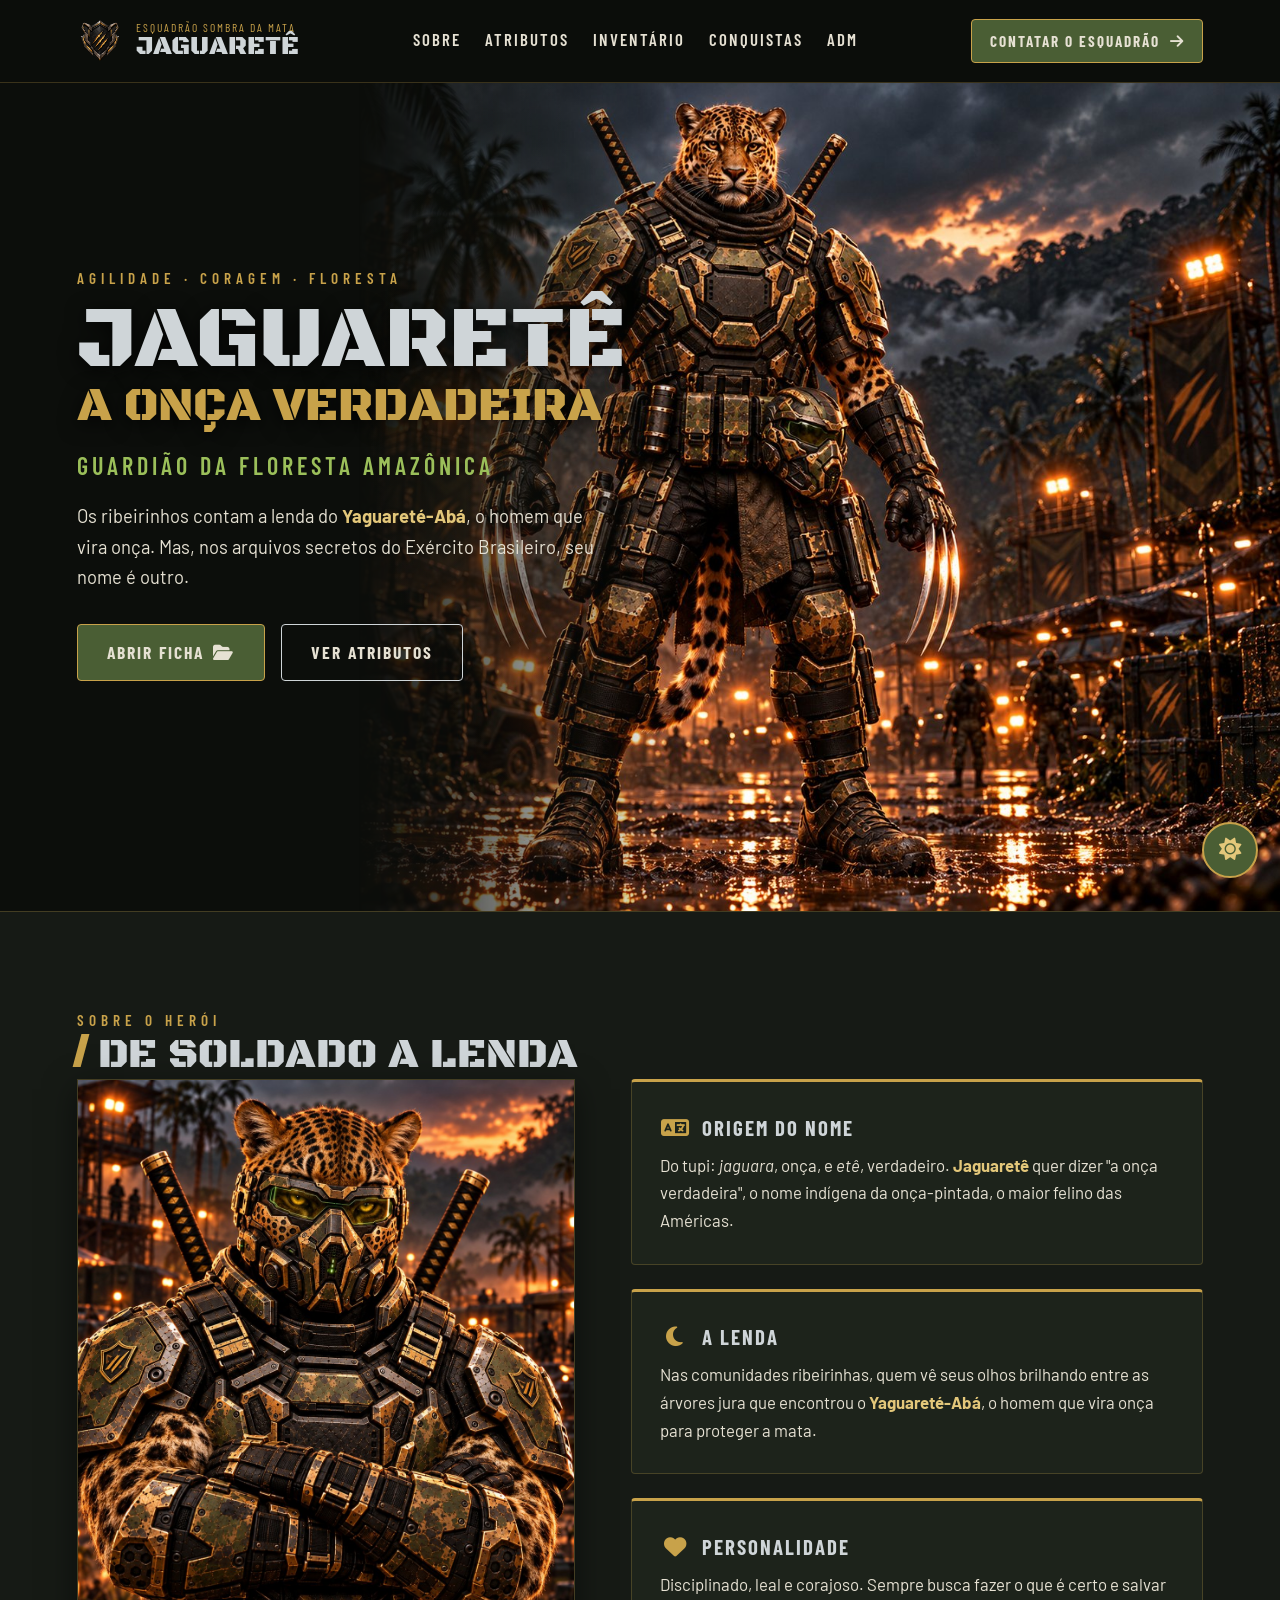
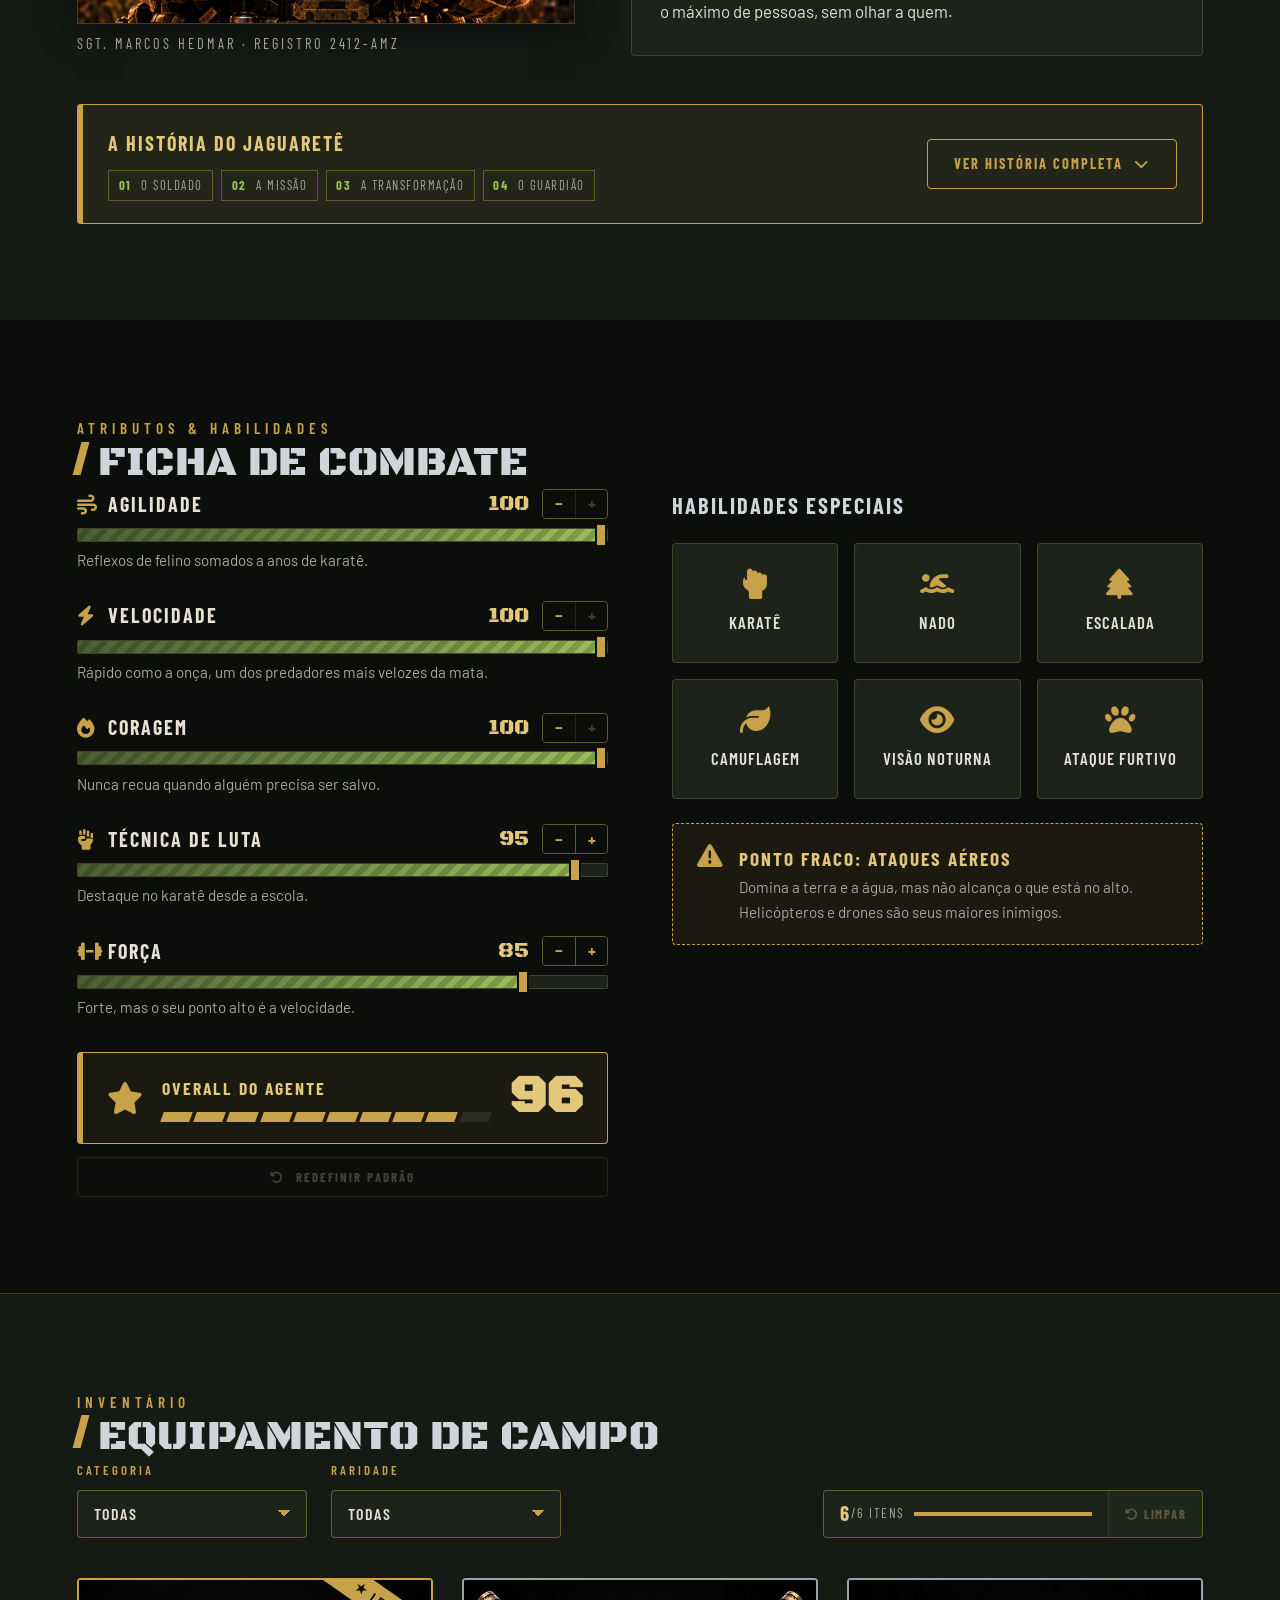
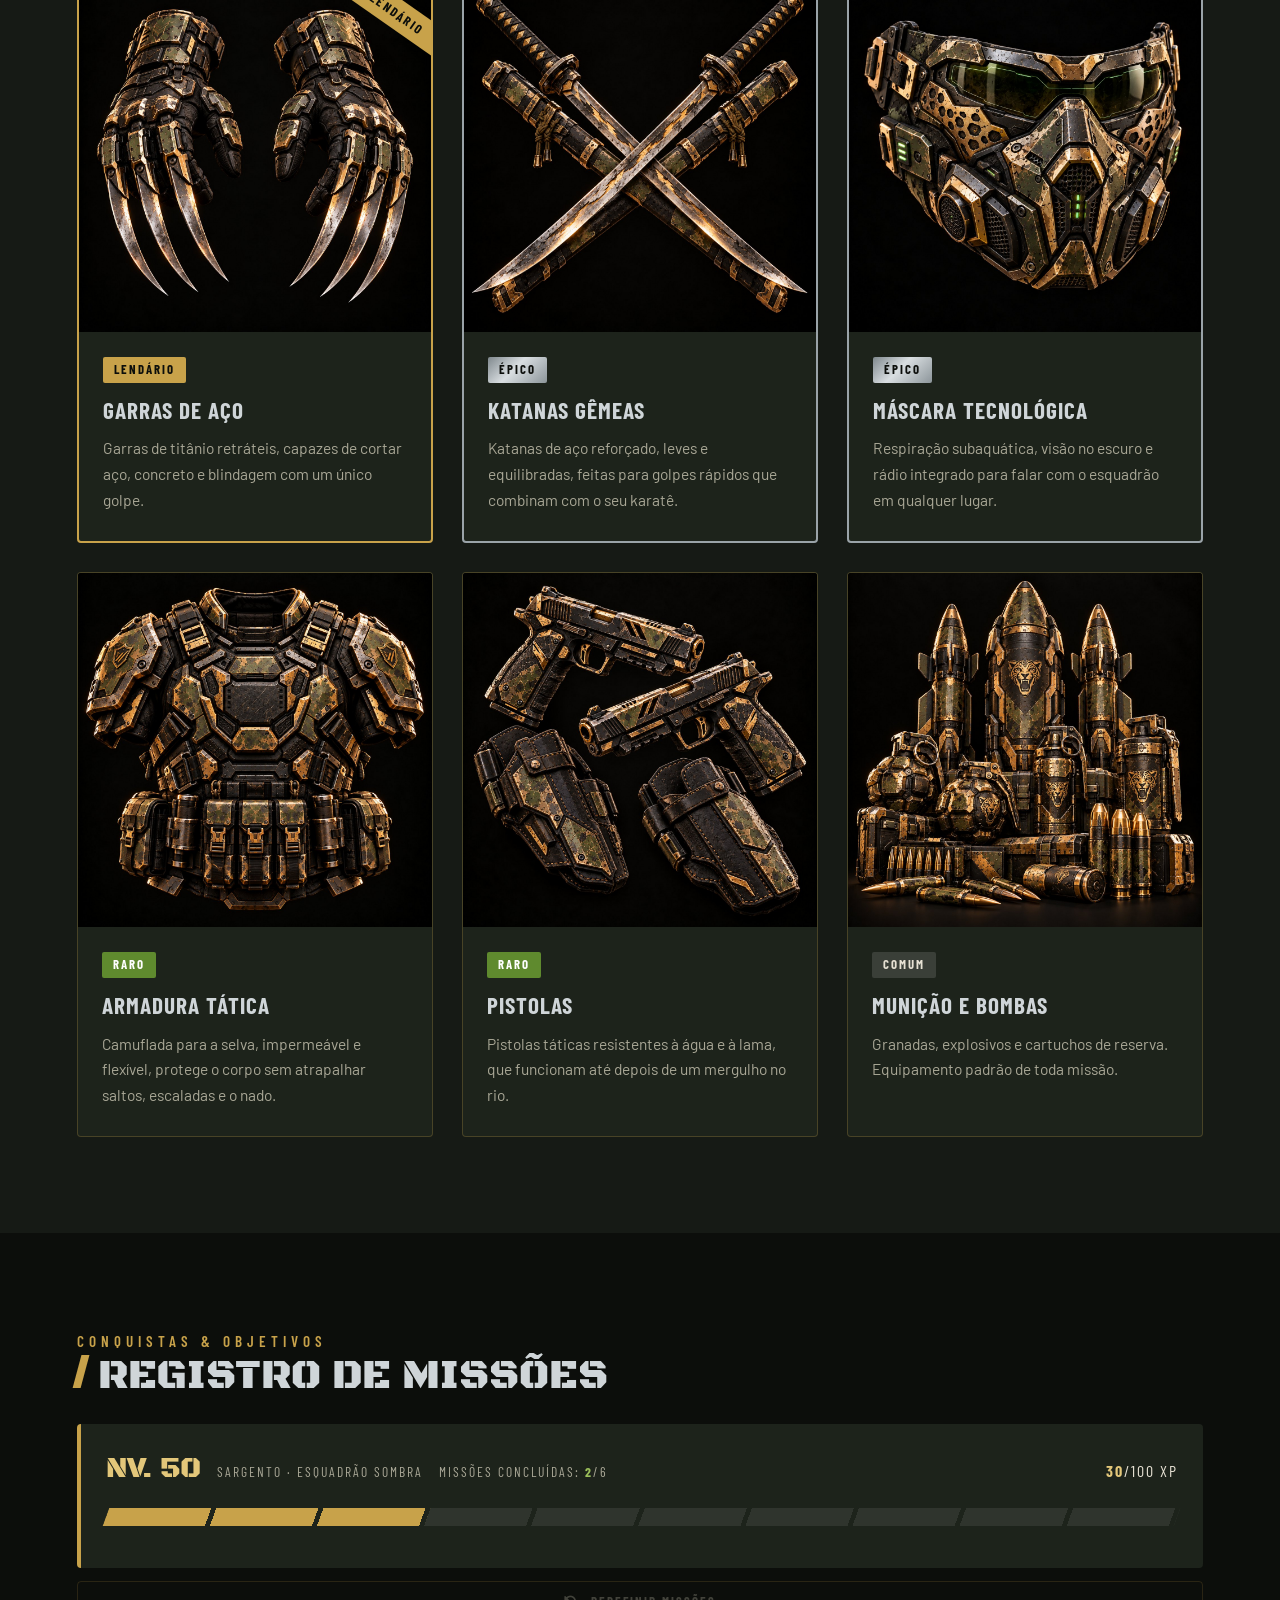
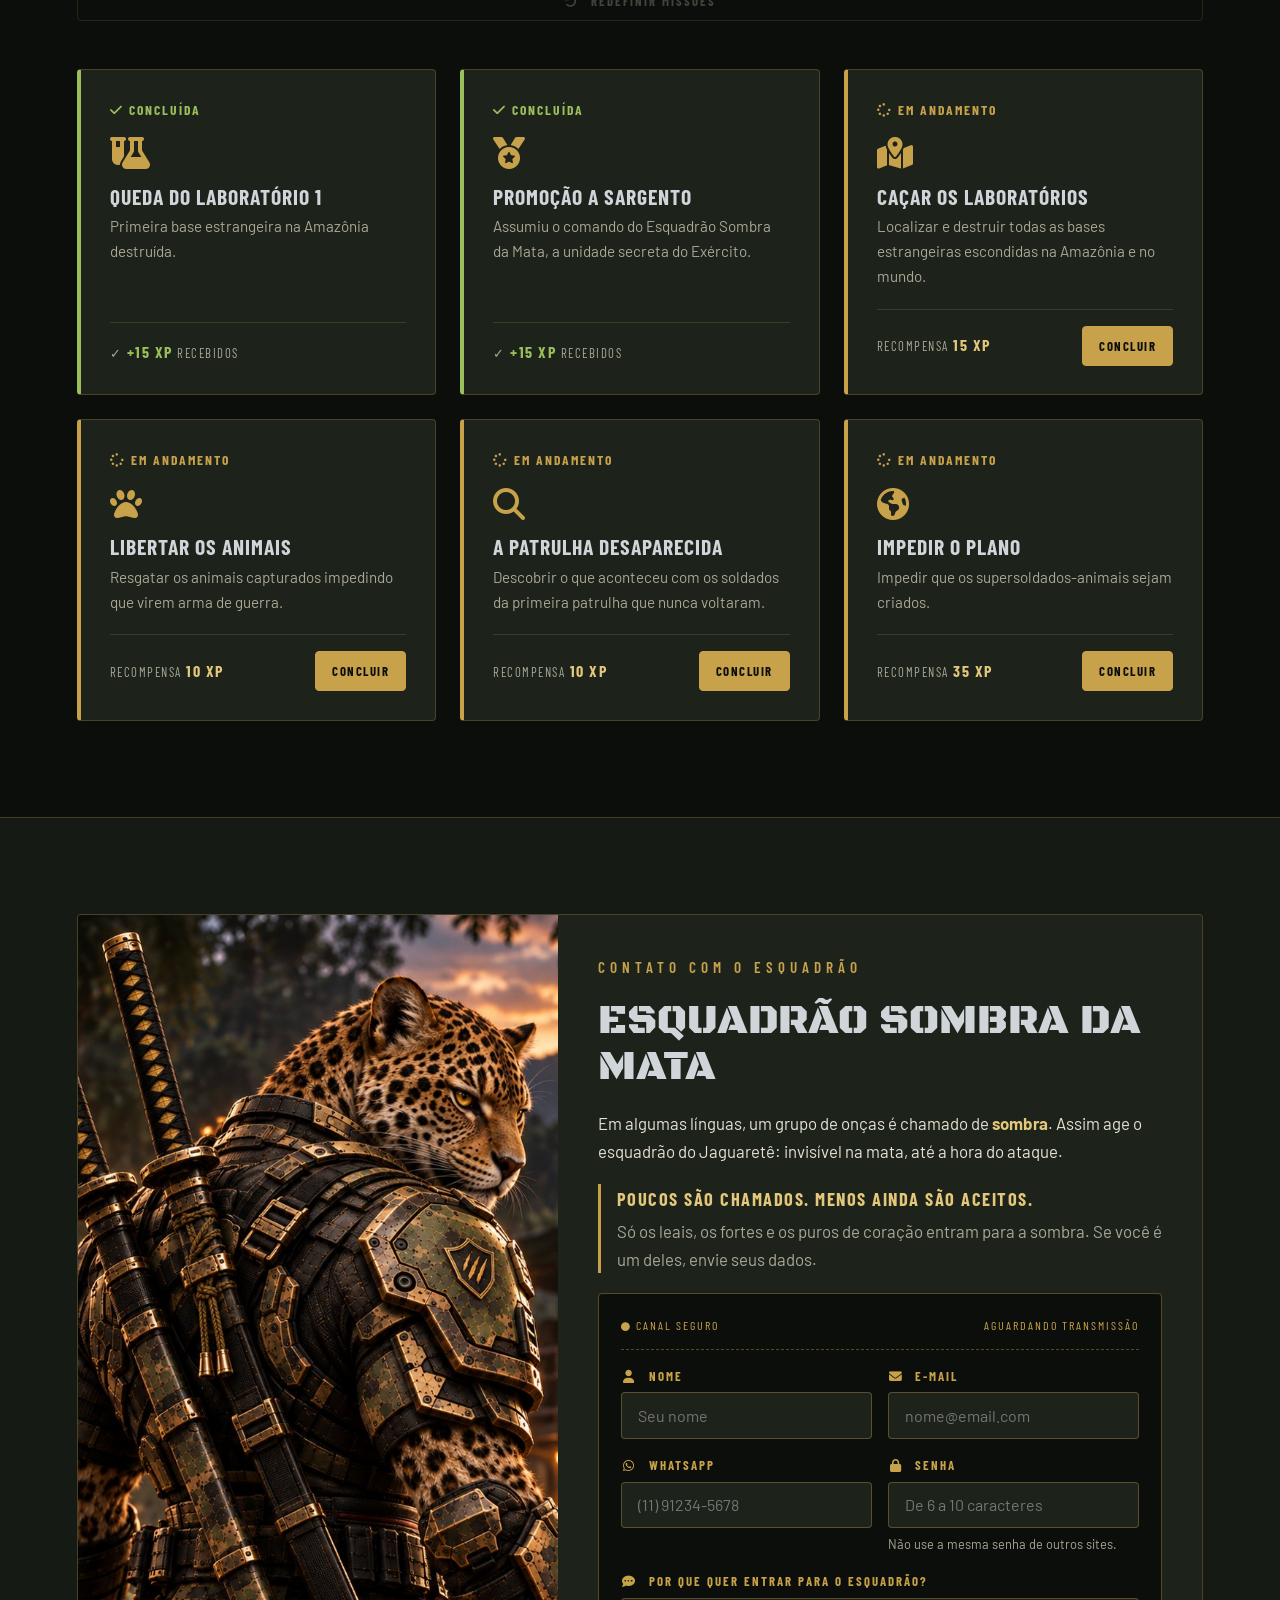
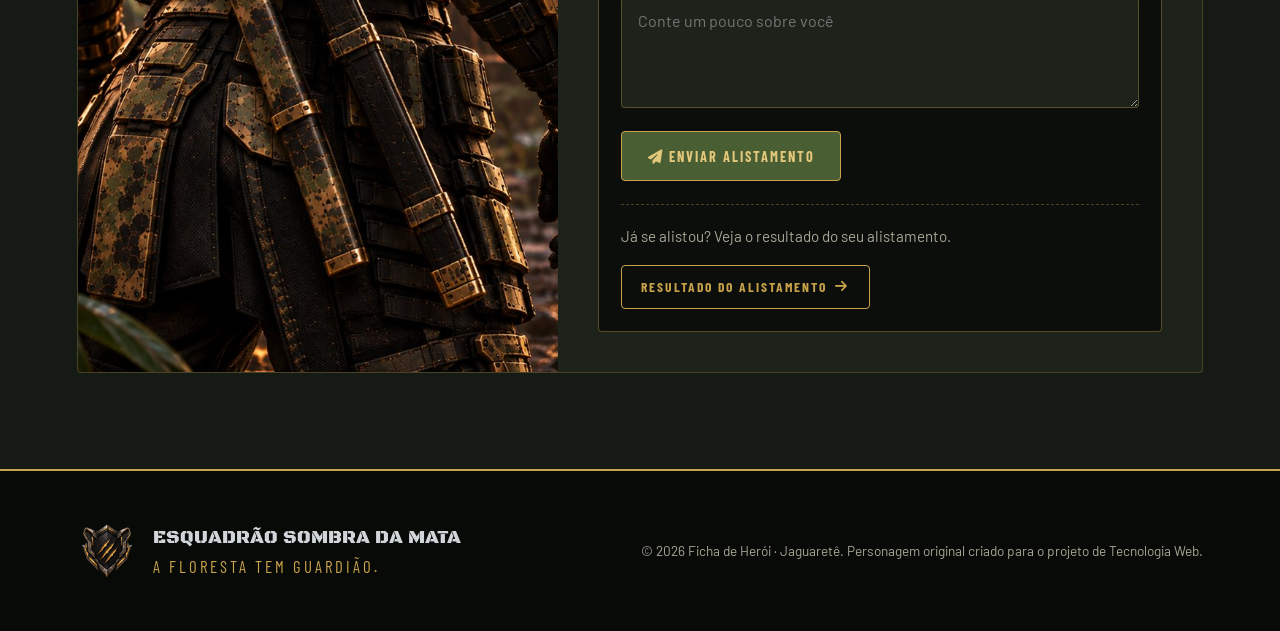
<file: index.html>
<!DOCTYPE html>
<html lang="pt-br">
<head>
    <meta charset="UTF-8">
    <meta name="viewport" content="width=device-width, initial-scale=1.0">
    <meta name="description" content="Ficha de Herói de Jaguaretê, a Onça Verdadeira: soldado brasileiro e Guardião da Floresta Amazônica.">
    <title>Jaguaretê | Ficha de Herói</title>
    <link rel="icon" href="imagens/emblema.jpg">

    <link rel="preconnect" href="https://fonts.googleapis.com">
    <link rel="preconnect" href="https://fonts.gstatic.com" crossorigin>
    <link href="https://fonts.googleapis.com/css2?family=Black+Ops+One&family=Barlow+Condensed:wght@500;600;700&family=Barlow:wght@400;500;600&display=swap" rel="stylesheet">

    <link rel="stylesheet" href="https://cdnjs.cloudflare.com/ajax/libs/font-awesome/6.5.1/css/all.min.css">

    <link rel="stylesheet" href="style.css">
</head>
<body>

    <header class="cabecalho">
        <a href="#inicio" class="logo">
            <img class="logo-emblema" src="imagens/emblema.jpg" alt="Emblema do Esquadrão Sombra da Mata: escudo de metal com três marcas de garra douradas">
            <div class="logo-texto">
                <span class="logo-rotulo">Esquadrão Sombra da Mata</span>
                <span class="logo-nome">Jaguaretê</span>
            </div>
        </a>

        <button class="menu-icone" id="menu-botao" type="button" aria-label="Abrir menu" aria-expanded="false">
            <span></span>
            <span></span>
            <span></span>
        </button>

        <nav class="menu" id="menu">
            <p class="saudacao"><i class="fa-solid fa-sun" id="saudacao-icone"></i> <span id="saudacao-texto">Olá, agente</span></p>
            <a class="menu-item" href="#sobre"><i class="fa-solid fa-book-open"></i> Sobre</a>
            <a class="menu-item" href="#atributos"><i class="fa-solid fa-chart-simple"></i> Atributos</a>
            <a class="menu-item" href="#inventario"><i class="fa-solid fa-box-open"></i> Inventário</a>
            <a class="menu-item" href="#conquistas"><i class="fa-solid fa-medal"></i> Conquistas</a>
            <a class="menu-item menu-item-adm" href="adm.html"><i class="fa-solid fa-user-shield"></i> ADM</a>
            <a class="menu-item menu-item-contato" href="#contato"><i class="fa-solid fa-envelope"></i> Contatar esquadrão</a>
        </nav>

        <div class="menu-fundo" id="menu-fundo"></div>

        <a class="botao botao-pequeno" href="#contato">Contatar o esquadrão <i class="fa-solid fa-arrow-right"></i></a>
    </header>

    <main>

        <section class="abertura" id="inicio">
            <div class="abertura-conteudo">
                <p class="rotulo">Agilidade · Coragem · Floresta</p>
                <h1 class="abertura-titulo">
                    Jaguaretê
                    <span class="abertura-titulo-destaque">A Onça Verdadeira</span>
                </h1>
                <p class="abertura-subtitulo">Guardião da Floresta Amazônica</p>
                <p class="abertura-texto">Os ribeirinhos contam a lenda do <strong>Yaguareté-Abá</strong>, o homem que vira onça. Mas, nos arquivos secretos do Exército Brasileiro, seu nome é outro.</p>

                <div class="abertura-botoes">
                    <a class="botao" href="#sobre">Abrir ficha <i class="fa-solid fa-folder-open"></i></a>
                    <a class="botao botao-contorno" href="#atributos">Ver atributos</a>
                </div>
            </div>

            <img class="abertura-imagem" src="imagens/jaguarete-corpo-inteiro.jpg" alt="Jaguaretê de corpo inteiro: soldado homem-onça-pintada com armadura camuflada, garras de aço abertas, katanas nas costas e a máscara presa no cinto, em uma base militar na selva amazônica">
        </section>

        <section class="sobre secao" id="sobre">
            <div class="secao-cabecalho">
                <p class="rotulo">Sobre o herói</p>
                <h2 class="secao-titulo">De soldado a lenda</h2>
            </div>

            <div class="sobre-grade">
                <figure class="sobre-retrato">
                    <img src="imagens/jaguarete-retrato.jpg" alt="Retrato de Jaguaretê de braços cruzados, usando a máscara tecnológica de visor verde, com as duas katanas nas costas">
                    <figcaption>Sgt. Marcos Hedmar · Registro 2412-AMZ</figcaption>
                </figure>

                <div class="sobre-extras">
                    <article class="caixa">
                        <div class="caixa-topo">
                            <i class="fa-solid fa-language"></i>
                            <h3>Origem do nome</h3>
                        </div>
                        <p>Do tupi: <em>jaguara</em>, onça, e <em>etê</em>, verdadeiro. <strong>Jaguaretê</strong> quer dizer "a onça verdadeira", o nome indígena da onça-pintada, o maior felino das Américas.</p>
                    </article>
                    <article class="caixa">
                        <div class="caixa-topo">
                            <i class="fa-solid fa-moon"></i>
                            <h3>A lenda</h3>
                        </div>
                        <p>Nas comunidades ribeirinhas, quem vê seus olhos brilhando entre as árvores jura que encontrou o <strong>Yaguareté-Abá</strong>, o homem que vira onça para proteger a mata.</p>
                    </article>
                    <article class="caixa">
                        <div class="caixa-topo">
                            <i class="fa-solid fa-heart"></i>
                            <h3>Personalidade</h3>
                        </div>
                        <p>Disciplinado, leal e corajoso. Sempre busca fazer o que é certo e salvar o máximo de pessoas, sem olhar a quem.</p>
                    </article>
                </div>
            </div>

            <div class="historia-faixa" id="historia-faixa">
                <div class="historia-faixa-texto">
                    <h3 class="historia-faixa-titulo">A história do Jaguaretê</h3>
                    <ul class="historia-capitulos">
                        <li><b>01</b> O soldado</li>
                        <li><b>02</b> A missão</li>
                        <li><b>03</b> A transformação</li>
                        <li><b>04</b> O guardião</li>
                    </ul>
                </div>

                <div class="sobre-historia" id="sobre-historia">
                    <article class="capitulo">
                        <span class="capitulo-numero">01</span>
                        <div>
                            <h3>O soldado</h3>
                            <p>Marcos Hedmar nasceu em uma família simples. Estudioso e dedicado, conquistou uma <strong>bolsa de estudos</strong> em uma escola com aulas de <strong>karatê</strong>, onde se destacou entre todos os alunos. Depois de muito esforço, entrou para o <strong>Exército Brasileiro</strong> como soldado. Corajoso, sempre arriscou a vida para salvar os outros, e por isso levou muita bronca de sargentos e coronéis.</p>
                        </div>
                    </article>

                    <article class="capitulo">
                        <span class="capitulo-numero">02</span>
                        <div>
                            <h3>A missão na Amazônia</h3>
                            <p>O Exército recebe uma denúncia: <strong>cientistas e soldados estadunidenses</strong> esconderam um laboratório no meio da floresta para fazer experimentos com as <strong>onças-pintadas</strong> (o maior felino das Américas). O objetivo é criar <strong>supersoldados-animais</strong> e tornar os Estados Unidos o país mais forte do mundo. A primeira patrulha enviada nunca voltou. Marcos é escolhido para fazer parte da segunda.</p>
                        </div>
                    </article>

                    <article class="capitulo">
                        <span class="capitulo-numero">03</span>
                        <div>
                            <h3>A transformação</h3>
                            <p>Infiltrado no laboratório, Marcos encontra dezenas de onças presas em cápsulas com líquido, inconscientes,cheias de cabos ligados ao corpo,  cercadas de amostras de garras, dentes e sangue. Helicópteros estrangeiros resgatam os cientistas e bombardeiam o próprio laboratório. No desabamento, Marcos cai em um tanque de mutação e sai de lá como um <strong>homem-onça</strong>, com os instintos de uma fera e a mente de um soldado.</p>
                        </div>
                    </article>

                    <article class="capitulo">
                        <span class="capitulo-numero">04</span>
                        <div>
                            <h3>O guardião</h3>
                            <p>O Exército guarda o caso em segredo e o batiza de <strong>Jaguaretê</strong>. Promovido a <strong>sargento</strong>, ele hoje comanda o <strong>Esquadrão Sombra da Mata</strong>, caçando os laboratórios escondidos na floresta para libertar os animais e as pessoas capturadas.</p>
                        </div>
                    </article>
                </div>

                <button class="botao-ver-mais" id="botao-ver-mais" type="button" aria-expanded="false" aria-controls="sobre-historia">Ver história completa <i class="fa-solid fa-chevron-down"></i></button>
            </div>
        </section>

        <section class="atributos secao" id="atributos">
            <div class="secao-cabecalho">
                <p class="rotulo">Atributos &amp; habilidades</p>
                <h2 class="secao-titulo">Ficha de combate</h2>
            </div>

            <div class="atributos-grade">
                <div class="coluna-atributos">
                <ul class="lista-atributos">
                    <li class="atributo">
                        <div class="atributo-topo">
                            <span class="atributo-nome"><i class="fa-solid fa-wind"></i> Agilidade</span>
                            <span class="atributo-valor">100</span>
                            <span class="atributo-controles">
                                <button class="botao-atributo" type="button" data-acao="diminuir" aria-label="Diminuir agilidade">−</button>
                                <button class="botao-atributo" type="button" data-acao="aumentar" aria-label="Aumentar agilidade">+</button>
                            </span>
                        </div>
                        <div class="barra"><div class="barra-preenchida nivel-100"></div><input class="barra-arrastar" type="range" min="0" max="100" step="5" value="100" aria-label="Arrastar para ajustar o atributo"></div>
                        <p class="atributo-descricao">Reflexos de felino somados a anos de karatê.</p>
                    </li>
                    <li class="atributo">
                        <div class="atributo-topo">
                            <span class="atributo-nome"><i class="fa-solid fa-bolt"></i> Velocidade</span>
                            <span class="atributo-valor">100</span>
                            <span class="atributo-controles">
                                <button class="botao-atributo" type="button" data-acao="diminuir" aria-label="Diminuir velocidade">−</button>
                                <button class="botao-atributo" type="button" data-acao="aumentar" aria-label="Aumentar velocidade">+</button>
                            </span>
                        </div>
                        <div class="barra"><div class="barra-preenchida nivel-100"></div><input class="barra-arrastar" type="range" min="0" max="100" step="5" value="100" aria-label="Arrastar para ajustar o atributo"></div>
                        <p class="atributo-descricao">Rápido como a onça, um dos predadores mais velozes da mata.</p>
                    </li>
                    <li class="atributo">
                        <div class="atributo-topo">
                            <span class="atributo-nome"><i class="fa-solid fa-fire"></i> Coragem</span>
                            <span class="atributo-valor">100</span>
                            <span class="atributo-controles">
                                <button class="botao-atributo" type="button" data-acao="diminuir" aria-label="Diminuir coragem">−</button>
                                <button class="botao-atributo" type="button" data-acao="aumentar" aria-label="Aumentar coragem">+</button>
                            </span>
                        </div>
                        <div class="barra"><div class="barra-preenchida nivel-100"></div><input class="barra-arrastar" type="range" min="0" max="100" step="5" value="100" aria-label="Arrastar para ajustar o atributo"></div>
                        <p class="atributo-descricao">Nunca recua quando alguém precisa ser salvo.</p>
                    </li>
                    <li class="atributo">
                        <div class="atributo-topo">
                            <span class="atributo-nome"><i class="fa-solid fa-hand-fist"></i> Técnica de luta</span>
                            <span class="atributo-valor">95</span>
                            <span class="atributo-controles">
                                <button class="botao-atributo" type="button" data-acao="diminuir" aria-label="Diminuir técnica de luta">−</button>
                                <button class="botao-atributo" type="button" data-acao="aumentar" aria-label="Aumentar técnica de luta">+</button>
                            </span>
                        </div>
                        <div class="barra"><div class="barra-preenchida nivel-95"></div><input class="barra-arrastar" type="range" min="0" max="100" step="5" value="95" aria-label="Arrastar para ajustar o atributo"></div>
                        <p class="atributo-descricao">Destaque no karatê desde a escola.</p>
                    </li>
                    <li class="atributo">
                        <div class="atributo-topo">
                            <span class="atributo-nome"><i class="fa-solid fa-dumbbell"></i> Força</span>
                            <span class="atributo-valor">85</span>
                            <span class="atributo-controles">
                                <button class="botao-atributo" type="button" data-acao="diminuir" aria-label="Diminuir força">−</button>
                                <button class="botao-atributo" type="button" data-acao="aumentar" aria-label="Aumentar força">+</button>
                            </span>
                        </div>
                        <div class="barra"><div class="barra-preenchida nivel-85"></div><input class="barra-arrastar" type="range" min="0" max="100" step="5" value="85" aria-label="Arrastar para ajustar o atributo"></div>
                        <p class="atributo-descricao">Forte, mas o seu ponto alto é a velocidade.</p>
                    </li>
                </ul>

                <div class="overall">
                    <i class="overall-icone fa-solid fa-star"></i>
                    <div class="overall-texto">
                        <h3 class="overall-titulo">Overall do agente</h3>
                        <div class="overall-segmentos">
                            <span class="overall-segmento"></span>
                            <span class="overall-segmento"></span>
                            <span class="overall-segmento"></span>
                            <span class="overall-segmento"></span>
                            <span class="overall-segmento"></span>
                            <span class="overall-segmento"></span>
                            <span class="overall-segmento"></span>
                            <span class="overall-segmento"></span>
                            <span class="overall-segmento"></span>
                            <span class="overall-segmento"></span>
                        </div>
                    </div>
                    <strong class="overall-numero" id="overall-numero" aria-live="polite">96</strong>
                </div>

                <button class="botao-redefinir" id="redefinir-atributos" type="button" disabled><i class="fa-solid fa-rotate-left"></i> Redefinir padrão</button>
                </div>

                <div class="habilidades">
                    <h3 class="subtitulo">Habilidades especiais</h3>
                    <ul class="lista-habilidades">
                        <li class="habilidade"><i class="fa-solid fa-hand-back-fist"></i><span>Karatê</span></li>
                        <li class="habilidade"><i class="fa-solid fa-person-swimming"></i><span>Nado</span></li>
                        <li class="habilidade"><i class="fa-solid fa-tree"></i><span>Escalada</span></li>
                        <li class="habilidade"><i class="fa-solid fa-leaf"></i><span>Camuflagem</span></li>
                        <li class="habilidade"><i class="fa-solid fa-eye"></i><span>Visão Noturna</span></li>
                        <li class="habilidade"><i class="fa-solid fa-paw"></i><span>Ataque Furtivo</span></li>
                    </ul>

                    <div class="fraqueza">
                        <i class="fa-solid fa-triangle-exclamation"></i>
                        <div>
                            <h3>Ponto fraco: ataques aéreos</h3>
                            <p>Domina a terra e a água, mas não alcança o que está no alto. Helicópteros e drones são seus maiores inimigos.</p>
                        </div>
                    </div>
                </div>
            </div>
        </section>

        <section class="inventario secao" id="inventario">
            <div class="secao-cabecalho">
                <p class="rotulo">Inventário</p>
                <h2 class="secao-titulo">Equipamento de campo</h2>
            </div>

            <div class="filtros">
                <div class="filtro-grupo">
                    <label class="filtro-titulo" for="filtro-tipo">Categoria</label>
                    <select class="filtro-select" id="filtro-tipo">
                        <option value="todos">Todas</option>
                        <option value="arma">Armas</option>
                        <option value="equipamento">Equipamentos</option>
                        <option value="suprimento">Suprimentos</option>
                    </select>
                </div>

                <div class="filtro-grupo">
                    <label class="filtro-titulo" for="filtro-raridade">Raridade</label>
                    <select class="filtro-select" id="filtro-raridade">
                        <option value="todas">Todas</option>
                        <option value="lendario">Lendário</option>
                        <option value="epico">Épico</option>
                        <option value="raro">Raro</option>
                        <option value="comum">Comum</option>
                    </select>
                </div>

                <div class="painel-contador">
                    <p class="contador-itens" id="contador-itens"><strong>6</strong>/6 itens</p>
                    <div class="barra-filtro">
                        <div class="barra-filtro-preenchida" id="barra-filtro"></div>
                    </div>
                    <button class="botao-limpar-painel" id="botao-limpar-painel" type="button" disabled><i class="fa-solid fa-rotate-left"></i> Limpar</button>
                </div>
            </div>

            <div class="grade-itens" id="grade-itens"></div>

            <p class="inventario-vazio" id="inventario-vazio">Nenhum item com esses filtros. <button class="botao-limpar" id="limpar-filtros" type="button">Limpar filtros</button></p>
        </section>

        <section class="conquistas secao" id="conquistas">
            <div class="secao-cabecalho">
                <p class="rotulo">Conquistas &amp; objetivos</p>
                <h2 class="secao-titulo">Registro de missões</h2>
            </div>

            <div class="painel-xp">
                <div class="xp-linha">
                    <span class="xp-nivel">NV. <span id="xp-nivel">50</span></span>
                    <span class="xp-patente" id="xp-patente">Sargento · Esquadrão Sombra</span>
                    <span class="xp-missoes">Missões concluídas: <strong id="missoes-concluidas">2</strong>/6</span>
                    <span class="xp-numero"><strong id="xp-atual">30</strong>/100 XP</span>
                </div>

                <div class="xp-barra">
                    <div class="xp-preenchida" id="xp-preenchida"></div>
                </div>

                <p class="xp-mensagem" id="xp-mensagem" aria-live="polite"><i class="fa-solid fa-angles-up"></i> <span>Nível up! Promovido a Tenente</span></p>
            </div>

            <button class="botao-redefinir botao-redefinir-missoes" id="redefinir-missoes" type="button" disabled><i class="fa-solid fa-rotate-left"></i> Redefinir missões</button>

            <div class="missoes" id="missoes">
                <article data-xp="15" data-fixa="true" class="missao missao-concluida">
                    <span class="missao-status"><i class="fa-solid fa-check"></i> Concluída</span>
                    <i class="missao-icone fa-solid fa-flask-vial"></i>
                    <h3>Queda do Laboratório 1</h3>
                    <p>Primeira base estrangeira na Amazônia destruída.</p>
                    <div class="missao-rodape"></div>
                </article>

                <article data-xp="15" data-fixa="true" class="missao missao-concluida">
                    <span class="missao-status"><i class="fa-solid fa-check"></i> Concluída</span>
                    <i class="missao-icone fa-solid fa-medal"></i>
                    <h3>Promoção a Sargento</h3>
                    <p>Assumiu o comando do Esquadrão Sombra da Mata, a unidade secreta do Exército.</p>
                    <div class="missao-rodape"></div>
                </article>

                <article data-xp="15" class="missao missao-andamento">
                    <span class="missao-status"><i class="fa-solid fa-spinner"></i> Em andamento</span>
                    <i class="missao-icone fa-solid fa-map-location-dot"></i>
                    <h3>Caçar os laboratórios</h3>
                    <p>Localizar e destruir todas as bases estrangeiras escondidas na Amazônia e no mundo.</p>
                    <div class="missao-rodape"></div>
                </article>

                <article data-xp="10" class="missao missao-andamento">
                    <span class="missao-status"><i class="fa-solid fa-spinner"></i> Em andamento</span>
                    <i class="missao-icone fa-solid fa-paw"></i>
                    <h3>Libertar os animais</h3>
                    <p>Resgatar os animais capturados impedindo que virem arma de guerra.</p>
                    <div class="missao-rodape"></div>
                </article>

                <article data-xp="10" class="missao missao-andamento">
                    <span class="missao-status"><i class="fa-solid fa-spinner"></i> Em andamento</span>
                    <i class="missao-icone fa-solid fa-magnifying-glass"></i>
                    <h3>A patrulha desaparecida</h3>
                    <p>Descobrir o que aconteceu com os soldados da primeira patrulha que nunca voltaram.</p>
                    <div class="missao-rodape"></div>
                </article>

                <article data-xp="35" class="missao missao-andamento">
                    <span class="missao-status"><i class="fa-solid fa-spinner"></i> Em andamento</span>
                    <i class="missao-icone fa-solid fa-earth-americas"></i>
                    <h3>Impedir o plano</h3>
                    <p>Impedir que os supersoldados-animais sejam criados.</p>
                    <div class="missao-rodape"></div>
                </article>
            </div>
        </section>

        <section class="contato secao" id="contato">
            <div class="contato-painel">
                <img class="contato-imagem" src="imagens/jaguarete-costas.jpg" alt="Jaguaretê de costas, com as duas katanas presas às costas, olhando para a base militar na selva ao pôr do sol">

                <div class="contato-conteudo">
                    <p class="rotulo">Contato com o esquadrão</p>
                    <h2 class="secao-titulo">Esquadrão Sombra da Mata</h2>
                    <p>Em algumas línguas, um grupo de onças é chamado de <strong>sombra</strong>. Assim age o esquadrão do Jaguaretê: invisível na mata, até a hora do ataque.</p>

                    <p class="convite"><strong>Poucos são chamados. Menos ainda são aceitos.</strong> Só os leais, os fortes e os puros de coração entram para a sombra. Se você é um deles, envie seus dados.</p>

                    <form class="form-contato" id="form-contato" novalidate>
                        <div class="form-status">
                            <span><i class="fa-solid fa-circle"></i> Canal seguro</span>
                            <span class="form-status-texto" id="form-status-texto">Aguardando transmissão</span>
                        </div>

                        <p class="form-sucesso" id="form-sucesso" role="status">
                            <i class="fa-solid fa-circle-check"></i>
                            <span><b>Alistamento recebido, <span id="sucesso-nome">agente</span>!</b> Aguarde alguns minutos. O esquadrão entrará em contato. Use seu e-mail e senha para acompanhar o resultado.</span>
                        </p>

                        <p class="form-falha" id="form-falha" role="alert">
                            <i class="fa-solid fa-triangle-exclamation"></i>
                            <span>
                                <span id="form-falha-texto">Não foi possível enviar. Verifique sua internet e tente de novo.</span>
                                <a class="link-entrar" id="link-entrar" href="meu-alistamento.html">Entrar em Meu alistamento <i class="fa-solid fa-arrow-right"></i></a>
                            </span>
                        </p>

                        <button class="botao-novo-alistamento" id="novo-alistamento" type="button"><i class="fa-solid fa-rotate-left"></i> Enviar novo alistamento</button>

                        <div class="form-campos">
                            <div class="form-dupla">
                                <div class="campo">
                                    <label for="campo-nome"><i class="fa-solid fa-user"></i> Nome</label>
                                    <input id="campo-nome" name="nome" type="text" placeholder="Seu nome" autocomplete="name">
                                    <span class="campo-erro" id="erro-nome"></span>
                                </div>

                                <div class="campo">
                                    <label for="campo-email"><i class="fa-solid fa-envelope"></i> E-mail</label>
                                    <input id="campo-email" name="email" type="email" placeholder="nome@email.com" autocomplete="email">
                                    <span class="campo-erro" id="erro-email"></span>
                                </div>
                            </div>

                            <div class="form-dupla">
                                <div class="campo">
                                    <label for="campo-whatsapp"><i class="fa-brands fa-whatsapp"></i> WhatsApp</label>
                                    <input id="campo-whatsapp" name="whatsapp" type="tel" inputmode="numeric" maxlength="15" placeholder="(11) 91234-5678" autocomplete="tel">
                                    <span class="campo-erro" id="erro-whatsapp"></span>
                                </div>

                                <div class="campo">
                                    <label for="campo-senha"><i class="fa-solid fa-lock"></i> Senha</label>
                                    <input id="campo-senha" name="senha" type="password" minlength="6" maxlength="10" placeholder="De 6 a 10 caracteres" autocomplete="new-password">
                                    <span class="campo-dica">Não use a mesma senha de outros sites.</span>
                                    <span class="campo-erro" id="erro-senha"></span>
                                </div>
                            </div>

                            <div class="campo">
                                <label for="campo-mensagem"><i class="fa-solid fa-comment-dots"></i> Por que quer entrar para o esquadrão?</label>
                                <textarea id="campo-mensagem" name="mensagem" rows="4" placeholder="Conte um pouco sobre você"></textarea>
                                <span class="campo-erro" id="erro-mensagem"></span>
                            </div>

                            <button class="botao-form" id="botao-enviar" type="submit"><i class="fa-solid fa-paper-plane"></i> Enviar alistamento</button>
                        </div>

                        <div class="form-resultado">
                            <p>Já se alistou? Veja o resultado do seu alistamento.</p>
                            <a class="botao-resultado" href="meu-alistamento.html">Resultado do alistamento <i class="fa-solid fa-arrow-right"></i></a>
                        </div>
                    </form>
                </div>
            </div>
        </section>
    </main>

    <footer class="rodape">
        <div class="rodape-marca">
            <img src="imagens/emblema.jpg" alt="Emblema do Esquadrão Sombra da Mata">
            <div>
                <p class="rodape-nome">Esquadrão Sombra da Mata</p>
                <p class="rodape-lema">A floresta tem guardião.</p>
            </div>
        </div>
        <p class="rodape-copia">&copy; 2026 Ficha de Herói · Jaguaretê. Personagem original criado para o projeto de Tecnologia Web.</p>
    </footer>

    <p class="aviso-salvo" id="aviso-salvo" role="status"><i class="fa-solid fa-floppy-disk"></i> <span id="aviso-salvo-texto">Progresso salvo</span></p>

    <button class="botao-tema" id="botao-tema" type="button" aria-label="Ativar modo claro"><i class="fa-solid fa-sun"></i></button>

    <script src="script.js"></script>
</body>
</html>
</file>
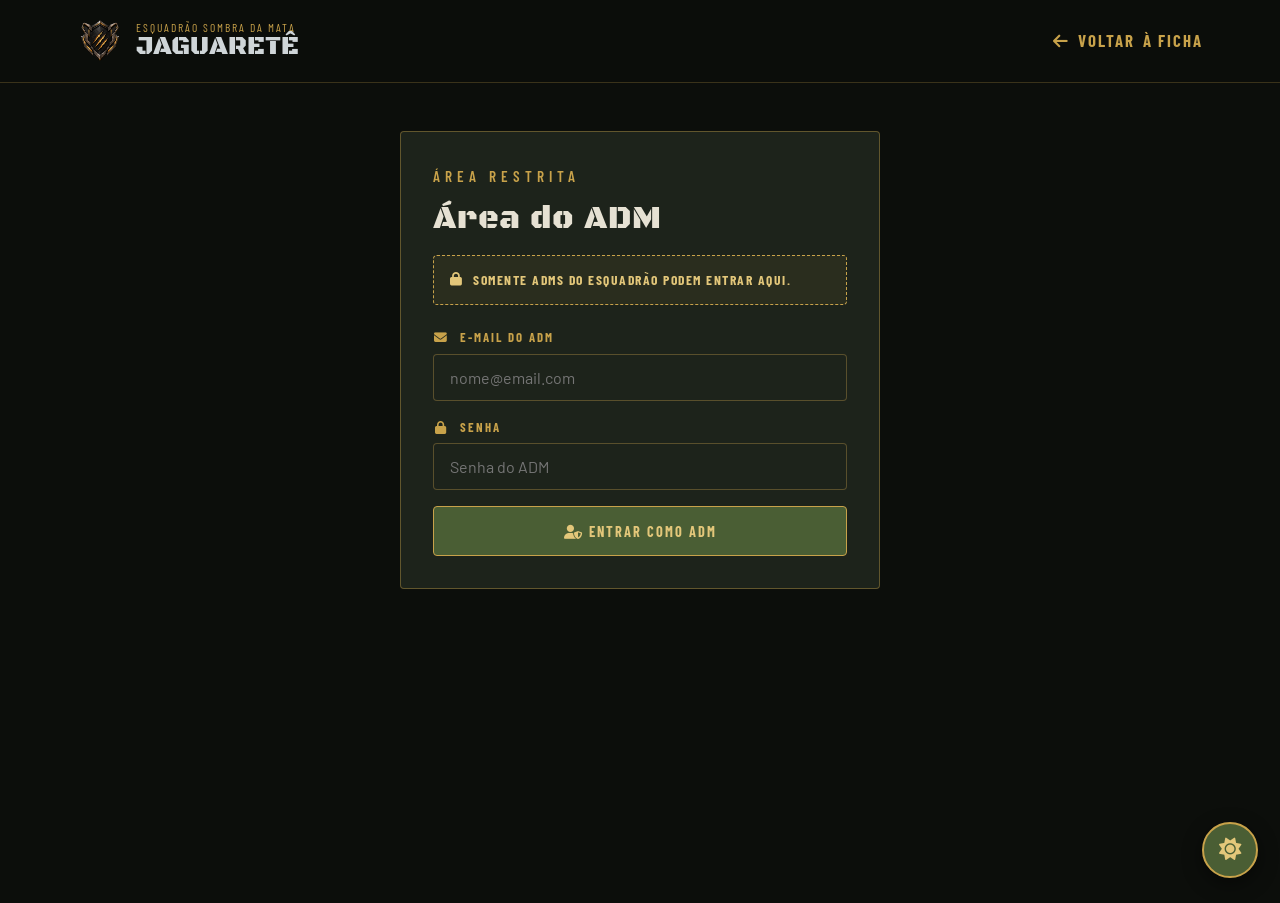
<file: adm.html>
<!DOCTYPE html>
<html lang="pt-BR">
<head>
    <meta charset="UTF-8">
    <meta name="viewport" content="width=device-width, initial-scale=1.0">
    <meta name="description" content="Área restrita aos ADMs do Esquadrão Sombra da Mata.">
    <title>Área do ADM | Esquadrão Sombra da Mata</title>
    <link rel="icon" href="imagens/emblema.jpg">

    <link rel="preconnect" href="https://fonts.googleapis.com">
    <link rel="preconnect" href="https://fonts.gstatic.com" crossorigin>
    <link href="https://fonts.googleapis.com/css2?family=Black+Ops+One&family=Barlow+Condensed:wght@500;600;700&family=Barlow:wght@400;500;600&display=swap" rel="stylesheet">

    <link rel="stylesheet" href="https://cdnjs.cloudflare.com/ajax/libs/font-awesome/6.5.1/css/all.min.css">

    <link rel="stylesheet" href="style.css">
</head>
<body>

    <header class="cabecalho">
        <a href="index.html" class="logo">
            <img class="logo-emblema" src="imagens/emblema.jpg" alt="Emblema do Esquadrão Sombra da Mata: escudo de metal com três marcas de garra douradas">
            <div class="logo-texto">
                <span class="logo-rotulo">Esquadrão Sombra da Mata</span>
                <span class="logo-nome">Jaguaretê</span>
            </div>
        </a>

        <a class="link-voltar" href="index.html"><i class="fa-solid fa-arrow-left"></i> Voltar<span class="link-voltar-extra"> à ficha</span></a>
    </header>

    <main class="pagina-alistamento pagina-adm" id="pagina-adm">

        <section class="painel-entrar" id="painel-adm-entrar">
            <p class="rotulo">Área restrita</p>
            <h1 class="pagina-titulo">Área do ADM</h1>

            <p class="aviso-restrito"><i class="fa-solid fa-lock"></i> Somente ADMs do esquadrão podem entrar aqui.</p>

            <form class="form-entrar" id="form-adm" novalidate>
                <p class="form-falha" id="adm-falha" role="alert">
                    <i class="fa-solid fa-triangle-exclamation"></i>
                    <span id="adm-falha-texto">Acesso restrito.</span>
                </p>

                <div class="campo">
                    <label for="adm-email"><i class="fa-solid fa-envelope"></i> E-mail do ADM</label>
                    <input id="adm-email" type="email" placeholder="nome@email.com" autocomplete="email">
                    <span class="campo-erro"></span>
                </div>

                <div class="campo">
                    <label for="adm-senha"><i class="fa-solid fa-lock"></i> Senha</label>
                    <input id="adm-senha" type="password" maxlength="30" placeholder="Senha do ADM" autocomplete="current-password">
                    <span class="campo-erro"></span>
                </div>

                <button class="botao-form botao-largo" id="botao-adm-entrar" type="submit"><i class="fa-solid fa-user-shield"></i> Entrar como ADM</button>
            </form>
        </section>

        <section class="painel-adm" id="painel-adm">
            <div class="painel-adm-topo">
                <div>
                    <p class="rotulo">Área do ADM</p>
                    <h1 class="pagina-titulo">Olá, <span id="adm-nome">comandante</span></h1>
                    <p class="pagina-texto" id="adm-atualizado">Fichas de alistamento do esquadrão.</p>
                </div>

                <div class="painel-adm-botoes">
                    <button class="botao-redefinir botao-sair" id="botao-adm-atualizar" type="button"><i class="fa-solid fa-rotate"></i> Atualizar</button>
                    <button class="botao-redefinir botao-sair" id="botao-adm-sair" type="button"><i class="fa-solid fa-right-from-bracket"></i> Sair</button>
                </div>
            </div>

            <div class="resumo-fichas" id="resumo-fichas">
                <button class="resumo-item ativo" type="button" data-filtro="todos"><strong id="total-todos">0</strong> Todas</button>
                <button class="resumo-item resumo-analise" type="button" data-filtro="em_analise"><strong id="total-em_analise">0</strong> Em análise</button>
                <button class="resumo-item resumo-aprovado" type="button" data-filtro="aprovado"><strong id="total-aprovado">0</strong> Aprovadas</button>
                <button class="resumo-item resumo-recusado" type="button" data-filtro="recusado"><strong id="total-recusado">0</strong> Recusadas</button>
            </div>

            <div class="lista-fichas" id="lista-fichas"></div>

            <p class="inventario-vazio" id="fichas-vazio">Nenhuma ficha neste filtro.</p>
        </section>

    </main>

    <p class="aviso-salvo" id="aviso-salvo" role="status"><i class="fa-solid fa-circle-check"></i> <span id="aviso-salvo-texto">Decisão salva</span></p>

    <button class="botao-tema" id="botao-tema" type="button" aria-label="Ativar modo claro"><i class="fa-solid fa-sun"></i></button>

    <script src="script.js"></script>
</body>
</html>
</file>
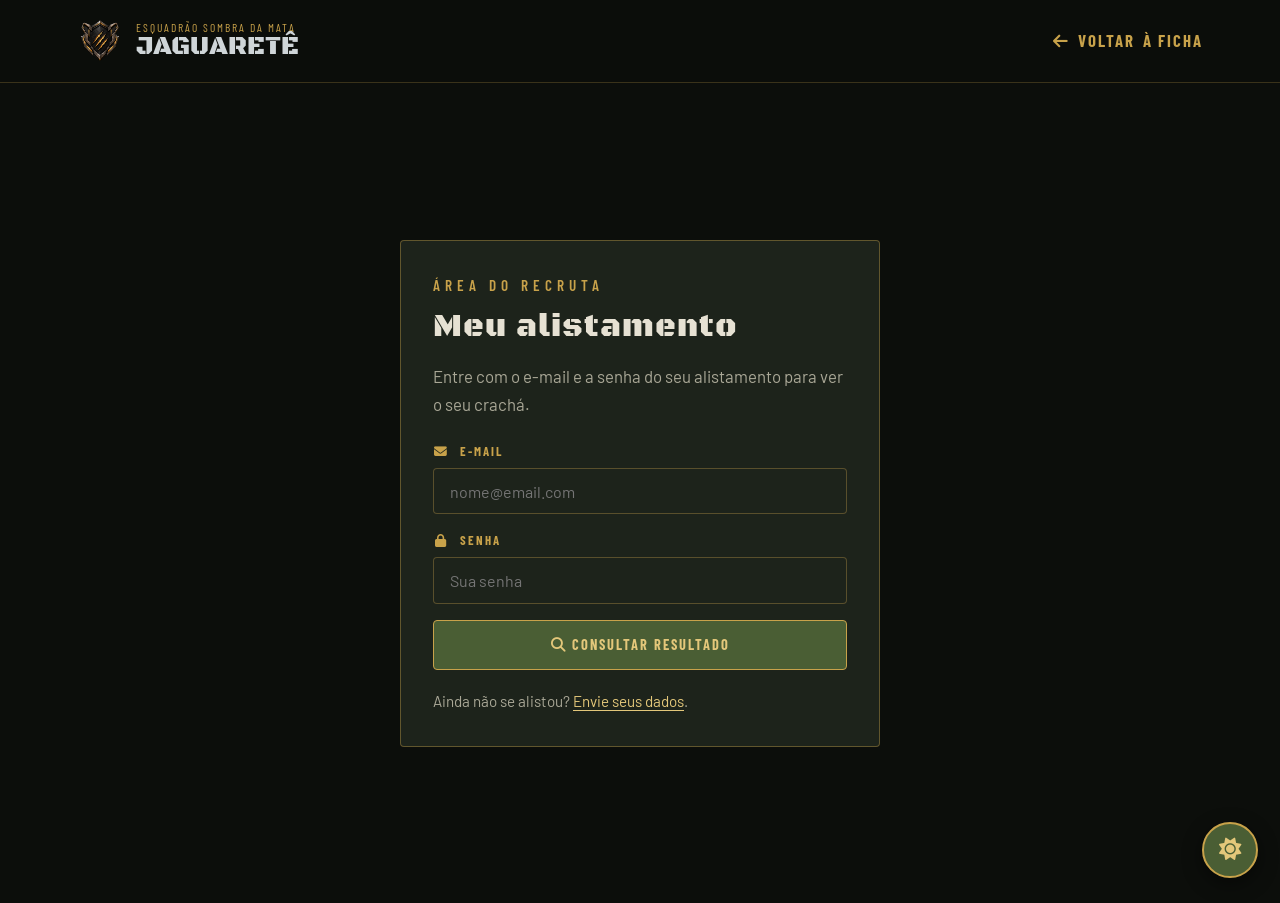
<file: meu-alistamento.html>
<!DOCTYPE html>
<html lang="pt-BR">
<head>
    <meta charset="UTF-8">
    <meta name="viewport" content="width=device-width, initial-scale=1.0">
    <meta name="description" content="Consulte o resultado do seu alistamento no Esquadrão Sombra da Mata.">
    <title>Meu alistamento | Esquadrão Sombra da Mata</title>
    <link rel="icon" href="imagens/emblema.jpg">

    <link rel="preconnect" href="https://fonts.googleapis.com">
    <link rel="preconnect" href="https://fonts.gstatic.com" crossorigin>
    <link href="https://fonts.googleapis.com/css2?family=Black+Ops+One&family=Barlow+Condensed:wght@500;600;700&family=Barlow:wght@400;500;600&display=swap" rel="stylesheet">

    <link rel="stylesheet" href="https://cdnjs.cloudflare.com/ajax/libs/font-awesome/6.5.1/css/all.min.css">

    <link rel="stylesheet" href="style.css">
</head>
<body>

    <header class="cabecalho">
        <a href="index.html" class="logo">
            <img class="logo-emblema" src="imagens/emblema.jpg" alt="Emblema do Esquadrão Sombra da Mata: escudo de metal com três marcas de garra douradas">
            <div class="logo-texto">
                <span class="logo-rotulo">Esquadrão Sombra da Mata</span>
                <span class="logo-nome">Jaguaretê</span>
            </div>
        </a>

        <a class="link-voltar" href="index.html"><i class="fa-solid fa-arrow-left"></i> Voltar<span class="link-voltar-extra"> à ficha</span></a>
    </header>

    <main class="pagina-alistamento">

        <section class="painel-entrar" id="painel-entrar">
            <p class="rotulo">Área do recruta</p>
            <h1 class="pagina-titulo">Meu alistamento</h1>
            <p class="pagina-texto">Entre com o e-mail e a senha do seu alistamento para ver o seu crachá.</p>

            <form class="form-entrar" id="form-entrar" novalidate>
                <p class="form-falha" id="entrar-falha" role="alert">
                    <i class="fa-solid fa-triangle-exclamation"></i>
                    <span id="entrar-falha-texto">E-mail ou senha incorretos.</span>
                </p>

                <div class="campo">
                    <label for="entrar-email"><i class="fa-solid fa-envelope"></i> E-mail</label>
                    <input id="entrar-email" type="email" placeholder="nome@email.com" autocomplete="email">
                    <span class="campo-erro"></span>
                </div>

                <div class="campo">
                    <label for="entrar-senha"><i class="fa-solid fa-lock"></i> Senha</label>
                    <input id="entrar-senha" type="password" maxlength="10" placeholder="Sua senha" autocomplete="current-password">
                    <span class="campo-erro"></span>
                </div>

                <button class="botao-form botao-largo" id="botao-entrar" type="submit"><i class="fa-solid fa-magnifying-glass"></i> Consultar resultado</button>
            </form>

            <p class="pagina-rodape">Ainda não se alistou? <a href="index.html#contato">Envie seus dados</a>.</p>
        </section>

        <section class="painel-cracha" id="painel-cracha">
            <p class="rotulo">Área do recruta</p>
            <h1 class="pagina-titulo">Seu crachá</h1>

            <article class="cracha" id="cracha">
                <div class="cracha-topo">
                    <img src="imagens/emblema.jpg" alt="">
                    <div>
                        <small>Esquadrão Sombra da Mata</small>
                        <b id="cracha-tipo">Crachá de recruta</b>
                    </div>
                </div>

                <div class="cracha-meio">
                    <h2 id="cracha-nome">Recruta</h2>
                    <p id="cracha-registro">Recruta · Ficha nº 0000</p>

                    <div class="dado"><span>Nome</span><b id="cracha-dado-nome">-</b></div>
                    <div class="dado"><span>E-mail</span><b id="cracha-dado-email">-</b></div>
                    <div class="dado"><span>Enviado em</span><b id="cracha-dado-data">-</b></div>
                </div>

                <p class="cracha-faixa" id="cracha-faixa"><i class="fa-solid fa-hourglass-half"></i> Ficha em análise</p>
            </article>

            <div class="convocacao" id="convocacao">
                <p class="convocacao-titulo"><i class="fa-solid fa-flag"></i> Convocação para a 2ª etapa</p>

                <div class="dado"><span>Local</span><b>Quartel Sombra da Mata · Amazonas, Brasil</b></div>
                <div class="dado"><span>Data</span><b>30 de novembro</b></div>
                <div class="dado"><span>Horário</span><b>10h da manhã</b></div>
                <div class="dado"><span>Levar</span><b>Todos os seus documentos</b></div>
            </div>

            <p class="pagina-texto cracha-explicacao" id="cracha-explicacao">O esquadrão está avaliando a sua ficha. Você receberá o resultado por e-mail e WhatsApp.</p>

            <p class="cracha-atualizado" id="cracha-atualizado" aria-live="polite"></p>

            <div class="cracha-botoes">
                <button class="botao-redefinir botao-sair" id="botao-atualizar" type="button"><i class="fa-solid fa-rotate"></i> Atualizar resultado</button>
                <button class="botao-redefinir botao-sair" id="botao-sair" type="button"><i class="fa-solid fa-right-from-bracket"></i> Sair</button>
            </div>
        </section>

    </main>

    <button class="botao-tema" id="botao-tema" type="button" aria-label="Ativar modo claro"><i class="fa-solid fa-sun"></i></button>

    <script src="script.js"></script>
</body>
</html>
</file>
<file: style.css>
/* Cores e fontes */
:root{
    --carvao: #0c0e0b;
    --grafite: #161a15;
    --painel: #1d231b;
    --verde-escuro: #24331f;
    --verde-militar: #4a5e34;
    --verde-claro: #9bbf5a;
    --vermelho: #d0493a;
    --dourado: #c8a24a;
    --dourado-claro: #e3c77a;
    --prata: #cfd5d8;
    --texto: #e6e1d3;
    --texto-suave: #a9a796;

    --fonte-titulo: "Black Ops One", Impact, sans-serif;
    --fonte-rotulo: "Barlow Condensed", "Arial Narrow", sans-serif;
    --fonte-texto: "Barlow", Arial, sans-serif;

    --borda: 1px solid rgba(200, 162, 74, 0.25);
    --raio: 4px;
    --sombra: 0 10px 30px rgba(0, 0, 0, 0.5);
    --transicao: 0.3s ease;
}

/* Modo claro */
body.tema-claro{
    --carvao: #efe9da;
    --grafite: #e4dcc6;
    --painel: #f8f4ea;
    --verde-escuro: #dde5c8;
    --verde-claro: #4e7a1c;
    --dourado: #98761f;
    --dourado-claro: #7a5c12;
    --prata: #2b3226;
    --texto: #22281e;
    --texto-suave: #5d5c4c;
    --borda: 1px solid rgba(152, 118, 31, 0.3);
    --sombra: 0 10px 30px rgba(60, 50, 20, 0.15);
}

body.tema-claro .cabecalho{
    background-color: rgba(239, 233, 218, 0.95);
}

body.tema-claro .rodape{
    background-color: var(--grafite);
}

body.tema-claro .abertura-titulo{
    text-shadow: none;
}

body.tema-claro .botao,
body.tema-claro .botao-form,
body.tema-claro .botao-tema{
    color: #f5efdc;
}

body.tema-claro .botao-form:hover,
body.tema-claro .botao-form:focus-visible{
    background-color: #3a4a28;
}

body.tema-claro .menu-item-contato,
body.tema-claro .menu-item-contato:hover,
body.tema-claro .menu-item-contato:focus,
body.tema-claro .menu-item-contato.ativo{
    background-color: var(--verde-militar);
    border-color: var(--verde-militar);
    color: #f5efdc;
}

body.tema-claro .menu-item-contato i{
    color: #f5efdc;
}

body.tema-claro .botao-contorno{
    color: var(--texto);
    border-color: var(--texto);
}

*{
    margin: 0;
    padding: 0;
    box-sizing: border-box;
}

html{
    scroll-behavior: smooth;
    scroll-padding-top: 80px;
}

/* Base */
body{
    transition: background-color var(--transicao), color var(--transicao);
    background-color: var(--carvao);
    color: var(--texto);
    font-family: var(--fonte-texto);
    font-size: 1.05rem;
    line-height: 1.65;
}

a{
    color: inherit;
    text-decoration: none;
}

img{
    display: block;
    max-width: 100%;
}

ul{
    list-style: none;
}

strong{
    color: var(--dourado-claro);
}

.rotulo{
    font-family: var(--fonte-rotulo);
    font-size: 0.95rem;
    font-weight: 600;
    color: var(--dourado);
    text-transform: uppercase;
    letter-spacing: 5px;
}

/* Seções */
.secao{
    padding: 6rem 6%;
}

.secao-cabecalho{
}

.secao-titulo{
    font-family: var(--fonte-titulo);
    font-size: 2.6rem;
    font-weight: 400;
    line-height: 1.1;
    color: var(--prata);
    text-transform: uppercase;
}

.secao-cabecalho .secao-titulo::before{
    content: "";
    display: inline-block;
    width: 8px;
    height: 0.8em;
    margin-right: 0.8rem;
    background-color: var(--dourado);
    transform: skewX(-15deg);
}

.subtitulo{
    font-family: var(--fonte-rotulo);
    font-size: 1.4rem;
    text-transform: uppercase;
    letter-spacing: 2px;
    color: var(--prata);
    margin-bottom: 1.2rem;
}

.botao{
    display: inline-flex;
    align-items: center;
    gap: 0.6rem;
    min-height: 48px;
    padding: 0.8rem 1.8rem;
    background-color: var(--verde-militar);
    border: 1px solid var(--dourado);
    border-radius: var(--raio);
    font-family: var(--fonte-rotulo);
    font-size: 1.1rem;
    font-weight: 700;
    text-transform: uppercase;
    letter-spacing: 2px;
    color: var(--texto);
    transition: background-color var(--transicao), color var(--transicao), transform var(--transicao);
}

.botao:hover,
.botao:focus{
    background-color: var(--dourado);
    color: var(--carvao);
    transform: scale(1.05);
}

.botao-contorno{
    background-color: transparent;
    border-color: var(--prata);
}

.botao-pequeno{
    white-space: nowrap;
    min-height: 44px;
    padding: 0.5rem 1.1rem;
    font-size: 0.95rem;
}

/* Cabeçalho e menu */
.cabecalho{
    position: sticky;
    top: 0;
    z-index: 100;
    display: flex;
    justify-content: space-between;
    align-items: center;
    gap: 1.5rem;
    padding: 0.7rem 6%;
    background-color: rgba(12, 14, 11, 0.92);
    border-bottom: var(--borda);
    backdrop-filter: blur(6px);
}

.logo{
    flex-shrink: 0;
    display: flex;
    align-items: center;
    gap: 0.8rem;
}

.logo-emblema{
    width: 46px;
    height: 60px;
    object-fit: contain;
}

.logo-texto{
    display: flex;
    flex-direction: column;
    line-height: 1.1;
}

.logo-rotulo{
    white-space: nowrap;
    font-family: var(--fonte-rotulo);
    font-size: 0.72rem;
    color: var(--dourado);
    text-transform: uppercase;
    letter-spacing: 2px;
}

.logo-nome{
    font-family: var(--fonte-titulo);
    font-size: 1.6rem;
    color: var(--prata);
    text-transform: uppercase;
}

.menu{
    display: flex;
    justify-content: center;
    gap: 1.5rem;
}

.saudacao{
    display: none;
    align-items: center;
    gap: 0.5rem;
    padding-right: 1.5rem;
    border-right: 1px solid rgba(200, 162, 74, 0.35);
    font-family: var(--fonte-rotulo);
    font-size: 0.95rem;
    font-weight: 600;
    color: var(--dourado-claro);
    text-transform: uppercase;
    letter-spacing: 1.5px;
    white-space: nowrap;
}

@media (min-width: 1600px){
    .saudacao{
        display: flex;
    }
}

.aviso-salvo{
    position: fixed;
    left: 22px;
    bottom: 22px;
    z-index: 300;
    display: flex;
    align-items: center;
    gap: 0.6rem;
    padding: 0.7rem 1.1rem;
    background-color: var(--painel);
    border: 1px solid var(--verde-claro);
    border-left: 4px solid var(--verde-claro);
    border-radius: var(--raio);
    font-family: var(--fonte-rotulo);
    font-size: 0.85rem;
    font-weight: 700;
    color: var(--verde-claro);
    text-transform: uppercase;
    letter-spacing: 1.5px;
    box-shadow: var(--sombra);
    opacity: 0;
    transform: translateY(20px);
    pointer-events: none;
    transition: opacity var(--transicao), transform var(--transicao);
}

.aviso-salvo.visivel{
    opacity: 1;
    transform: translateY(0);
}

.botao-tema{
    position: fixed;
    right: 22px;
    bottom: 22px;
    z-index: 300;
    width: 56px;
    height: 56px;
    background-color: var(--verde-militar);
    border: 2px solid var(--dourado);
    border-radius: 50%;
    font-size: 1.4rem;
    color: var(--dourado-claro);
    box-shadow: 0 6px 20px rgba(0, 0, 0, 0.45);
    cursor: pointer;
    transition: transform var(--transicao), background-color var(--transicao);
}

.botao-tema:hover{
    transform: rotate(20deg) scale(1.08);
}

.menu-item{
    display: flex;
    align-items: center;
    min-height: 44px;
    font-family: var(--fonte-rotulo);
    font-size: 1.05rem;
    font-weight: 600;
    text-transform: uppercase;
    letter-spacing: 2px;
    border-bottom: 2px solid transparent;
    transition: color var(--transicao), border-color var(--transicao);
}

.menu-item:hover,
.menu-item:focus,
.menu-item.ativo{
    color: var(--dourado-claro);
    border-bottom-color: var(--dourado);
}

.menu-item i{
    display: none;
}

.menu-icone{
    display: none;
}

.menu-item-contato{
    display: none;
}

.menu-fundo{
    display: none;
}

.abertura{
    position: relative;
    display: flex;
    align-items: center;
    min-height: 92vh;
    padding: 4rem 6%;
    overflow: hidden;
    background:
        radial-gradient(circle at 75% 40%, rgba(74, 94, 52, 0.35), transparent 55%),
        var(--carvao);
}

.abertura-conteudo{
    position: relative;
    z-index: 2;
    max-width: 620px;
}

.abertura-titulo{
    font-family: var(--fonte-titulo);
    font-size: 5.5rem;
    font-weight: 400;
    line-height: 0.95;
    color: var(--prata);
    text-transform: uppercase;
    margin: 0.6rem 0 1rem;
    text-shadow: 0 4px 20px rgba(0, 0, 0, 0.8);
}

.abertura-titulo-destaque{
    display: block;
    font-size: 3rem;
    color: var(--dourado);
}

.abertura-subtitulo{
    font-family: var(--fonte-rotulo);
    font-size: 1.5rem;
    font-weight: 600;
    text-transform: uppercase;
    letter-spacing: 4px;
    color: var(--verde-claro);
    margin-bottom: 1rem;
}

.abertura-texto{
    font-size: 1.15rem;
    max-width: 520px;
    margin-bottom: 2rem;
}

.abertura-botoes{
    display: flex;
    flex-wrap: wrap;
    gap: 1rem;
    margin-bottom: 3rem;
}

.abertura-imagem{
    position: absolute;
    right: 0;
    top: 0;
    height: 100%;
    width: auto;
    max-width: 72%;
    aspect-ratio: 4 / 3;
    object-fit: cover;
    object-position: right center;
    -webkit-mask-image: linear-gradient(to right, transparent 0%, black 35%);
    mask-image: linear-gradient(to right, transparent 0%, black 35%);
}

/* Sobre o herói */
.sobre{
    background-color: var(--grafite);
    border-top: var(--borda);
}

.sobre-grade{
    display: grid;
    grid-template-columns: 1fr;
    gap: 3rem;
    align-items: start;
}

.sobre-retrato{
    display: flex;
    flex-direction: column;
    height: 100%;
}

.sobre-retrato img{
    flex: 1;
    width: 100%;
    min-height: 0;
    aspect-ratio: 1 / 1;
    object-fit: cover;
    object-position: center 30%;
    border: var(--borda);
    box-shadow: var(--sombra);
}

.sobre-retrato figcaption{
    margin-top: 0.7rem;
    font-family: var(--fonte-rotulo);
    font-size: 0.9rem;
    text-transform: uppercase;
    letter-spacing: 3px;
    color: var(--texto-suave);
}

.sobre-historia{
    display: none;
    flex-direction: column;
    gap: 2rem;
    padding: 0.5rem 0 0.5rem;
}

.sobre-historia.aberta{
    display: flex;
    animation: aparecer 0.5s ease;
}

.historia-faixa{
    display: grid;
    grid-template-columns: 1fr auto;
    align-items: center;
    gap: 1.4rem;
    margin-top: 3rem;
    padding: 1.4rem 1.6rem;
    background-color: rgba(200, 162, 74, 0.08);
    border: 1px solid var(--dourado);
    border-left: 6px solid var(--dourado);
    border-radius: var(--raio);
}

.historia-faixa-texto{
    min-width: 0;
}

.botao-ver-mais{
    grid-row: 1;
    grid-column: 2;
}

.historia-faixa.aberta{
    grid-template-columns: 1fr;
}

.historia-faixa.aberta .historia-capitulos{
    display: none;
}

.historia-faixa.aberta .botao-ver-mais{
    grid-row: auto;
    grid-column: 1;
    justify-self: end;
}

.historia-faixa-titulo{
    margin-bottom: 0.6rem;
    font-family: var(--fonte-rotulo);
    font-size: 1.25rem;
    color: var(--dourado-claro);
    text-transform: uppercase;
    letter-spacing: 2px;
}

.historia-capitulos{
    display: flex;
    flex-wrap: wrap;
    gap: 0.5rem;
}

.historia-capitulos li{
    padding: 0.25rem 0.6rem;
    border: 1px solid rgba(200, 162, 74, 0.4);
    font-family: var(--fonte-rotulo);
    font-size: 0.8rem;
    color: var(--texto-suave);
    text-transform: uppercase;
    letter-spacing: 1.5px;
}

.historia-capitulos b{
    margin-right: 0.3rem;
    color: var(--verde-claro);
}

.botao-ver-mais{
    min-height: 50px;
    padding: 0 1.6rem;
    background-color: transparent;
    border: 1px solid var(--dourado);
    border-radius: var(--raio);
    font-family: var(--fonte-rotulo);
    font-size: 0.9rem;
    font-weight: 700;
    color: var(--dourado);
    text-transform: uppercase;
    letter-spacing: 2px;
    cursor: pointer;
    transition: background-color var(--transicao), color var(--transicao);
}

.botao-ver-mais:hover{
    background-color: var(--dourado);
    color: var(--carvao);
}

.botao-ver-mais i{
    margin-left: 0.4rem;
}

.capitulo{
    display: flex;
    gap: 1.5rem;
}

.capitulo-numero{
    font-family: var(--fonte-titulo);
    font-size: 2.4rem;
    line-height: 1;
    color: var(--verde-militar);
}

.capitulo h3{
    font-family: var(--fonte-rotulo);
    font-size: 1.5rem;
    text-transform: uppercase;
    letter-spacing: 2px;
    color: var(--prata);
    margin-bottom: 0.3rem;
}

.sobre-extras{
    display: grid;
    grid-template-columns: 1fr;
    gap: 1.5rem;
}

.caixa{
    padding: 1.8rem;
    background-color: var(--painel);
    border: var(--borda);
    border-top: 3px solid var(--dourado);
    border-radius: var(--raio);
}

.caixa-topo{
    display: flex;
    align-items: center;
    gap: 0.8rem;
    margin-bottom: 0.4rem;
}

.caixa-topo i{
    width: 1.8rem;
    font-size: 1.4rem;
    text-align: center;
    color: var(--dourado);
}

.caixa h3{
    font-family: var(--fonte-rotulo);
    font-size: 1.3rem;
    text-transform: uppercase;
    letter-spacing: 2px;
    color: var(--prata);
}

.citacao{
    margin-top: 4rem;
    padding: 2rem 2.5rem;
    border-left: 6px solid var(--dourado);
    background-color: var(--painel);
    font-family: var(--fonte-titulo);
    font-size: 1.6rem;
    line-height: 1.4;
    color: var(--prata);
    text-transform: uppercase;
}

/* Atributos */
.atributos-grade{
    display: grid;
    grid-template-columns: 1fr;
    gap: 4rem;
}

.lista-atributos{
    display: flex;
    flex-direction: column;
    gap: 1.6rem;
}

.atributo-topo{
    display: flex;
    justify-content: space-between;
    align-items: center;
    margin-bottom: 0.4rem;
}

.atributo-nome{
    font-family: var(--fonte-rotulo);
    font-size: 1.25rem;
    font-weight: 700;
    text-transform: uppercase;
    letter-spacing: 2px;
}

.atributo-nome i{
    width: 1.6rem;
    color: var(--dourado);
}

.atributo-valor{
    font-family: var(--fonte-titulo);
    font-size: 1.3rem;
    color: var(--dourado-claro);
}

.barra{
    position: relative;
    height: 14px;
    background-color: var(--painel);
    border: var(--borda);
    border-radius: 2px;
}

.barra-arrastar{
    position: absolute;
    top: -8px;
    left: 0;
    width: 100%;
    height: 28px;
    margin: 0;
    background: transparent;
    cursor: grab;
    appearance: none;
    -webkit-appearance: none;
}

.barra-arrastar:active{
    cursor: grabbing;
}

.barra-arrastar::-webkit-slider-runnable-track{
    height: 28px;
    background: transparent;
}

.barra-arrastar::-moz-range-track{
    height: 28px;
    background: transparent;
}

.barra-arrastar::-webkit-slider-thumb{
    width: 12px;
    height: 24px;
    margin-top: 2px;
    background-color: var(--dourado);
    border: 2px solid var(--carvao);
    border-radius: 2px;
    -webkit-appearance: none;
    transition: transform var(--transicao);
}

.barra-arrastar::-moz-range-thumb{
    width: 8px;
    height: 20px;
    background-color: var(--dourado);
    border: 2px solid var(--carvao);
    border-radius: 2px;
}

.barra-arrastar:hover::-webkit-slider-thumb,
.barra-arrastar:focus::-webkit-slider-thumb{
    transform: scale(1.15);
    background-color: var(--dourado-claro);
}

.barra-arrastar:focus{
    outline: none;
}

.barra-preenchida{
    height: 100%;
    transition: width 0.4s ease;
    background: linear-gradient(90deg, var(--verde-militar), var(--verde-claro));

    background-image:
        repeating-linear-gradient(-45deg, rgba(0, 0, 0, 0.18) 0 6px, transparent 6px 12px),
        linear-gradient(90deg, var(--verde-militar), var(--verde-claro));
}

.nivel-100{
    width: 100%;
}
.nivel-95{
    width: 95%;
}

.nivel-90{
    width: 90%;
}

.nivel-85{
    width: 85%;
}
.nivel-80{
    width: 80%;
}

.atributo-topo .atributo-valor{
    margin-left: auto;
}

.atributo-controles{
    display: inline-flex;
    margin-left: 0.8rem;
    border: 1px solid rgba(200, 162, 74, 0.5);
    border-radius: var(--raio);
    overflow: hidden;
}

.botao-atributo{
    width: 32px;
    height: 28px;
    background-color: var(--carvao);
    border: none;
    font-family: var(--fonte-rotulo);
    font-size: 1.1rem;
    font-weight: 700;
    line-height: 1;
    color: var(--dourado);
    cursor: pointer;
    transition: background-color var(--transicao), color var(--transicao);
}

.botao-atributo + .botao-atributo{
    border-left: 1px solid rgba(200, 162, 74, 0.5);
}

.botao-atributo:hover{
    background-color: var(--verde-militar);
    color: var(--dourado-claro);
}

.botao-atributo:disabled{
    opacity: 0.3;
    cursor: not-allowed;
}

.botao-atributo:disabled:hover{
    background-color: var(--carvao);
    color: var(--dourado);
}

.botao-redefinir{
    display: block;
    width: 100%;
    min-height: 40px;
    margin-top: 0.8rem;
    background-color: transparent;
    border: 1px solid rgba(200, 162, 74, 0.45);
    border-radius: var(--raio);
    font-family: var(--fonte-rotulo);
    font-size: 0.8rem;
    font-weight: 700;
    color: var(--texto-suave);
    text-transform: uppercase;
    letter-spacing: 2px;
    cursor: pointer;
    transition: border-color var(--transicao), color var(--transicao), opacity var(--transicao);
}

.botao-redefinir:hover{
    border-color: var(--dourado);
    color: var(--dourado-claro);
}

.botao-redefinir:disabled{
    opacity: 0.35;
    cursor: not-allowed;
}

.botao-redefinir:disabled:hover{
    border-color: rgba(200, 162, 74, 0.45);
    color: var(--texto-suave);
}

.botao-redefinir i{
    margin-right: 0.4rem;
}

.botao-redefinir-missoes{
    margin-top: -2.2rem;
    margin-bottom: 3rem;
}

.overall{
    display: flex;
    align-items: center;
    gap: 1.2rem;
    margin-top: 2rem;
    padding: 1.2rem 1.5rem;
    background-color: rgba(200, 162, 74, 0.08);
    border: 1px solid var(--dourado);
    border-left: 6px solid var(--dourado);
    border-radius: var(--raio);
}

.overall-icone{
    font-size: 2rem;
    color: var(--dourado);
}

.overall-texto{
    flex: 1;
}

.overall-titulo{
    margin-bottom: 0.6rem;
    font-family: var(--fonte-rotulo);
    font-size: 1.1rem;
    font-weight: 700;
    color: var(--dourado-claro);
    text-transform: uppercase;
    letter-spacing: 2px;
}

.overall-segmentos{
    display: grid;
    grid-template-columns: repeat(10, 1fr);
    gap: 4px;
}

.overall-segmento{
    height: 10px;
    background-color: rgba(255, 255, 255, 0.08);
    transform: skewX(-20deg);
    transition: background-color var(--transicao);
}

.overall-segmento.ligado{
    background-color: var(--dourado);
}

.overall-numero{
    font-family: var(--fonte-titulo);
    font-size: 3.2rem;
    line-height: 1;
    color: var(--dourado-claro);
}

.overall-numero.mudou{
    animation: pulo-overall 0.35s ease;
}

@keyframes pulo-overall{
    50%{
        transform: scale(1.2);
        color: var(--texto);
    }
}

.atributo-descricao{
    margin-top: 0.4rem;
    font-size: 0.95rem;
    color: var(--texto-suave);
}

.lista-habilidades{
    display: grid;
    grid-template-columns: repeat(2, 1fr);
    gap: 1rem;
}

.habilidade{
    display: flex;
    flex-direction: column;
    align-items: center;
    justify-content: center;
    gap: 0.6rem;
    min-height: 120px;
    padding: 1rem;
    background-color: var(--painel);
    border: var(--borda);
    border-radius: var(--raio);
    text-align: center;
    font-family: var(--fonte-rotulo);
    font-weight: 600;
    text-transform: uppercase;
    letter-spacing: 1px;
    transition: border-color var(--transicao), transform var(--transicao), background-color var(--transicao);
}

.habilidade i{
    font-size: 1.9rem;
    color: var(--dourado);
}

.habilidade:hover{
    border-color: var(--dourado);
    background-color: var(--verde-escuro);
    transform: translateY(-4px);
}

.fraqueza{
    display: flex;
    gap: 1rem;
    margin-top: 1.5rem;
    padding: 1.2rem 1.5rem;
    background-color: rgba(200, 162, 74, 0.08);
    border: 1px dashed var(--dourado);
    border-radius: var(--raio);
}

.fraqueza i{
    font-size: 1.6rem;
    color: var(--dourado);
}

.fraqueza h3{
    font-family: var(--fonte-rotulo);
    font-size: 1.2rem;
    text-transform: uppercase;
    letter-spacing: 2px;
    color: var(--dourado-claro);
}

.fraqueza p{
    font-size: 0.95rem;
    color: var(--texto-suave);
}

/* Inventário */
.inventario{
    background-color: var(--grafite);
    border-top: var(--borda);
}

.filtros{
    display: flex;
    flex-wrap: wrap;
    align-items: flex-end;
    gap: 1.5rem;
    margin-bottom: 2.5rem;
}

.filtro-grupo{
    display: flex;
    flex-direction: column;
    gap: 0.5rem;
}

.filtro-titulo{
    font-family: var(--fonte-rotulo);
    font-size: 0.8rem;
    font-weight: 600;
    color: var(--dourado);
    text-transform: uppercase;
    letter-spacing: 3px;
}

.filtro-select{
    min-width: 230px;
    min-height: 48px;
    padding: 0.6rem 3rem 0.6rem 1rem;
    background-color: var(--painel);
    background-image: linear-gradient(45deg, transparent 50%, var(--dourado) 50%), linear-gradient(135deg, var(--dourado) 50%, transparent 50%);
    background-position: right 1.3rem center, right 0.9rem center;
    background-size: 7px 7px, 7px 7px;
    background-repeat: no-repeat;
    border: 1px solid rgba(200, 162, 74, 0.45);
    border-radius: var(--raio);
    font-family: var(--fonte-rotulo);
    font-size: 1rem;
    font-weight: 600;
    color: var(--texto);
    text-transform: uppercase;
    letter-spacing: 1.5px;
    cursor: pointer;
    appearance: none;
    -webkit-appearance: none;
    transition: border-color var(--transicao), background-color var(--transicao);
}

.filtro-select:hover,
.filtro-select:focus{
    border-color: var(--dourado);
    outline: none;
}

.filtro-select.ativo{
    background-color: var(--verde-escuro);
    border-color: var(--dourado);
    color: var(--dourado-claro);
}

.filtro-select option{
    background-color: var(--carvao);
    color: var(--texto);
}

.painel-contador{
    display: flex;
    align-items: stretch;
    width: 380px;
    min-height: 48px;
    margin-left: auto;
    background-color: var(--painel);
    border: 1px solid rgba(200, 162, 74, 0.45);
    border-radius: var(--raio);
    overflow: hidden;
}

.contador-itens{
    display: flex;
    align-items: center;
    padding: 0 0.6rem 0 1rem;
    font-family: var(--fonte-rotulo);
    font-size: 0.85rem;
    color: var(--texto-suave);
    text-transform: uppercase;
    letter-spacing: 1.5px;
    white-space: nowrap;
}

.contador-itens strong{
    font-size: 1.3rem;
    color: var(--dourado-claro);
}

.barra-filtro{
    flex: 1;
    align-self: center;
    height: 4px;
    margin-right: 1rem;
    background-color: rgba(255, 255, 255, 0.1);
}

.barra-filtro-preenchida{
    width: 100%;
    height: 100%;
    background-color: var(--dourado);
    transition: width 0.4s ease;
}

.botao-limpar-painel{
    padding: 0 1rem;
    background-color: var(--verde-escuro);
    border: none;
    border-left: 1px solid rgba(200, 162, 74, 0.45);
    font-family: var(--fonte-rotulo);
    font-size: 0.8rem;
    font-weight: 700;
    color: var(--dourado-claro);
    text-transform: uppercase;
    letter-spacing: 1.5px;
    cursor: pointer;
    transition: background-color var(--transicao), opacity var(--transicao);
}

.botao-limpar-painel:hover{
    background-color: var(--verde-militar);
}

.botao-limpar-painel:disabled{
    opacity: 0.35;
    cursor: not-allowed;
}

.botao-limpar-painel:disabled:hover{
    background-color: var(--verde-escuro);
}

.card-item{
    animation: aparecer 0.4s ease;
}

@keyframes aparecer{
    from{
        opacity: 0;
        transform: translateY(15px);
    }
    to{
        opacity: 1;
        transform: translateY(0);
    }
}

.inventario-vazio{
    display: none;
    padding: 2rem;
    text-align: center;
    color: var(--texto-suave);
    border: 1px dashed var(--dourado);
    border-radius: var(--raio);
}

.inventario-vazio.visivel{
    display: block;
}

.botao-limpar{
    margin-left: 0.5rem;
    padding: 0.4rem 0.9rem;
    background-color: var(--verde-militar);
    border: 1px solid var(--dourado);
    border-radius: var(--raio);
    font-family: var(--fonte-rotulo);
    font-weight: 700;
    color: var(--texto);
    text-transform: uppercase;
    letter-spacing: 1px;
    cursor: pointer;
}

.grade-itens{
    display: grid;
    grid-template-columns: 1fr;
    gap: 1.8rem;
}

.card-item{
    position: relative;
    display: flex;
    flex-direction: column;
    background-color: var(--painel);
    border: var(--borda);
    border-radius: var(--raio);
    overflow: hidden;
    transition: transform var(--transicao), border-color var(--transicao), background-color var(--transicao), box-shadow var(--transicao);
}

.card-item:hover{
    transform: scale(1.03);
    border-color: var(--dourado);
    background-color: var(--verde-escuro);
    box-shadow: var(--sombra);
}

.card-imagem{
    width: 100%;
    aspect-ratio: 1 / 1;
    object-fit: contain;
    background-color: #0d0d0d;
}

.card-conteudo{
    padding: 1.4rem 1.5rem 1.8rem;
}

.card-titulo{
    font-family: var(--fonte-rotulo);
    font-size: 1.45rem;
    text-transform: uppercase;
    letter-spacing: 1px;
    color: var(--prata);
    margin: 0.5rem 0 0.4rem;
}

.card-conteudo p{
    font-size: 0.97rem;
    color: var(--texto-suave);
}

.raridade{
    display: inline-block;
    padding: 0.15rem 0.7rem;
    border-radius: 2px;
    font-family: var(--fonte-rotulo);
    font-size: 0.8rem;
    font-weight: 700;
    text-transform: uppercase;
    letter-spacing: 2px;
}

.raridade-comum{
    background-color: #3a3f38;
    color: #e6e1d3;
}

.raridade-raro{
    background-color: #5f8a2e;
    color: #ffffff;
}

.raridade-epico{
    background: linear-gradient(135deg, #7f888d 0%, #d9dee1 45%, #8c959a 100%);
    color: #0c0e0b;
}

.raridade-lendario{
    background-color: var(--dourado);
    color: #0c0e0b;
}

.card-epico{
    border: 2px solid #9aa3a8;
}

.card-lendario{
    border: 2px solid var(--dourado);
}

.card-lendario::before{
    content: "\2605  LENDÁRIO";
    position: absolute;
    top: 14px;
    right: -38px;
    width: 160px;
    padding: 0.25rem 0;
    background-color: var(--dourado);
    color: var(--carvao);
    font-family: var(--fonte-rotulo);
    font-size: 0.8rem;
    font-weight: 700;
    letter-spacing: 2px;
    text-align: center;
    transform: rotate(35deg);
    z-index: 2;
}

/* Barra de XP */
.painel-xp{
    margin-top: 1.5rem;
    margin-bottom: 3rem;
    padding: 1.4rem 1.6rem;
    background-color: var(--painel);
    border-left: 4px solid var(--dourado);
    border-radius: var(--raio);
}

.xp-linha{
    display: flex;
    flex-wrap: wrap;
    align-items: baseline;
    gap: 0.4rem 1rem;
    margin-bottom: 0.9rem;
}

.xp-nivel{
    font-family: var(--fonte-titulo);
    font-size: 1.8rem;
    color: var(--dourado-claro);
}

.xp-patente{
    font-family: var(--fonte-rotulo);
    font-size: 0.85rem;
    color: var(--texto-suave);
    text-transform: uppercase;
    letter-spacing: 2px;
}

.xp-numero{
    margin-left: auto;
    font-family: var(--fonte-rotulo);
    font-size: 1rem;
    letter-spacing: 2px;
    color: var(--texto);
}

.xp-numero strong{
    color: var(--dourado-claro);
}

.xp-barra{
    position: relative;
    height: 18px;
    margin-bottom: 1.2rem;
    background-color: rgba(255, 255, 255, 0.08);
    transform: skewX(-20deg);
}

.xp-preenchida{
    width: 0%;
    height: 100%;
    background-color: var(--dourado);
    transition: width 0.5s ease;
}

.xp-barra::after{
    content: "";
    position: absolute;
    inset: 0;
    background-image: repeating-linear-gradient(90deg, transparent 0 calc(10% - 5px), var(--painel) calc(10% - 5px) 10%);
}

.xp-missoes{
    font-family: var(--fonte-rotulo);
    font-size: 0.85rem;
    color: var(--texto-suave);
    text-transform: uppercase;
    letter-spacing: 2px;
}

.xp-missoes strong{
    color: var(--verde-claro);
}

.xp-mensagem{
    display: none;
    align-items: center;
    gap: 0.8rem;
    margin-top: 1rem;
    padding: 0.8rem 1rem;
    background-color: var(--dourado);
    font-family: var(--fonte-rotulo);
    font-weight: 700;
    color: var(--carvao);
    text-transform: uppercase;
    letter-spacing: 2px;
}

.xp-mensagem.visivel{
    display: flex;
    animation: aparecer 0.4s ease;
}

.missoes{
    display: grid;
    grid-template-columns: 1fr;
    gap: 1.5rem;
}

/* Missões */
.missao{
    position: relative;
    display: flex;
    flex-direction: column;
    padding: 1.8rem;
    background-color: var(--painel);
    border: var(--borda);
    border-radius: var(--raio);
    transition: transform var(--transicao), border-color var(--transicao);
}

.missao:hover{
    transform: translateY(-4px);
    border-color: var(--dourado);
}

.missao-icone{
    display: block;
    font-size: 2rem;
    color: var(--dourado);
    margin: 1rem 0 0.6rem;
}

.missao h3{
    font-family: var(--fonte-rotulo);
    font-size: 1.35rem;
    text-transform: uppercase;
    letter-spacing: 1px;
    color: var(--prata);
}

.missao p{
    flex: 1;
    font-size: 0.95rem;
    color: var(--texto-suave);
}

.missao-rodape{
    display: flex;
    align-items: center;
    justify-content: space-between;
    gap: 0.8rem;
    margin-top: 1.2rem;
    padding-top: 1rem;
    border-top: 1px solid rgba(200, 162, 74, 0.2);
    font-family: var(--fonte-rotulo);
    font-size: 0.8rem;
    color: var(--texto-suave);
    text-transform: uppercase;
    letter-spacing: 1.5px;
}

.missao-rodape b{
    font-size: 1rem;
    color: var(--dourado-claro);
}

.missao-concluida .missao-rodape b{
    color: var(--verde-claro);
}

.botao-missao{
    min-height: 40px;
    padding: 0 1rem;
    background-color: var(--dourado);
    border: 1px solid var(--dourado);
    border-radius: var(--raio);
    font-family: var(--fonte-rotulo);
    font-size: 0.8rem;
    font-weight: 700;
    color: var(--carvao);
    text-transform: uppercase;
    letter-spacing: 1.5px;
    cursor: pointer;
    transition: background-color var(--transicao), color var(--transicao), transform 0.1s;
}

.botao-missao:hover{
    background-color: var(--dourado-claro);
}

.botao-missao:active{
    transform: scale(0.96);
}

.botao-desfazer{
    min-height: 32px;
    background-color: transparent;
    border-color: rgba(255, 255, 255, 0.2);
    font-size: 0.7rem;
    color: var(--texto-suave);
}

.botao-desfazer:hover{
    background-color: transparent;
    border-color: var(--texto-suave);
    color: var(--texto);
}

.missao-status{
    font-family: var(--fonte-rotulo);
    font-size: 0.85rem;
    font-weight: 700;
    text-transform: uppercase;
    letter-spacing: 2px;
}

.missao-concluida{
    border-left: 4px solid var(--verde-claro);
}

.missao-concluida .missao-status{
    color: var(--verde-claro);
}

.missao-andamento{
    border-left: 4px solid var(--dourado);
}

.missao-andamento .missao-status{
    color: var(--dourado);
}

/* Contato */
.contato{
    background-color: var(--grafite);
    border-top: var(--borda);
}

.contato-painel{
    display: grid;
    grid-template-columns: 1fr;
    background-color: var(--painel);
    border: var(--borda);
    border-radius: var(--raio);
    overflow: hidden;
}

.contato-imagem{
    width: 100%;
    height: 100%;
    aspect-ratio: 3 / 4;
    object-fit: cover;
    object-position: center top;
}

.contato-conteudo{
    display: flex;
    flex-direction: column;
    justify-content: center;
    gap: 1.2rem;
    padding: 2.5rem;
}

.convite{
    padding-left: 1rem;
    border-left: 3px solid var(--dourado);
    color: var(--texto-suave);
}

.convite strong{
    display: block;
    margin-bottom: 0.2rem;
    font-family: var(--fonte-rotulo);
    font-size: 1.15rem;
    color: var(--dourado-claro);
    text-transform: uppercase;
    letter-spacing: 1.5px;
}

/* Formulário de contato */
.form-contato{
    padding: 1.4rem;
    background-color: var(--carvao);
    border: 1px solid rgba(200, 162, 74, 0.4);
    border-radius: var(--raio);
}

.form-status{
    display: flex;
    flex-wrap: wrap;
    justify-content: space-between;
    gap: 0.5rem 1rem;
    margin-bottom: 1rem;
    padding-bottom: 0.8rem;
    border-bottom: 1px dashed rgba(200, 162, 74, 0.4);
    font-family: var(--fonte-rotulo);
    font-size: 0.75rem;
    color: var(--dourado);
    text-transform: uppercase;
    letter-spacing: 2px;
}

.form-status i{
    font-size: 0.55rem;
    vertical-align: middle;
}

.form-status-texto.erro{
    color: var(--vermelho);
}

.form-status-texto.ok{
    color: var(--verde-claro);
}

.form-dupla{
    display: grid;
    grid-template-columns: 1fr 1fr;
    gap: 1rem;
}

.campo{
    margin-bottom: 1rem;
}

.campo label{
    display: block;
    margin-bottom: 0.35rem;
    font-family: var(--fonte-rotulo);
    font-size: 0.8rem;
    font-weight: 700;
    color: var(--dourado);
    text-transform: uppercase;
    letter-spacing: 2px;
}

.campo label i{
    width: 1.1rem;
    margin-right: 0.3rem;
    text-align: center;
}

.campo input,
.campo textarea{
    width: 100%;
    padding: 0.8rem 1rem;
    background-color: var(--painel);
    border: 1px solid rgba(200, 162, 74, 0.35);
    border-radius: var(--raio);
    font-family: var(--fonte-texto);
    font-size: 1rem;
    color: var(--texto);
    transition: border-color var(--transicao), background-color var(--transicao);
}

.campo textarea{
    min-height: 110px;
    resize: vertical;
}

.campo input:focus,
.campo textarea:focus{
    outline: none;
    border-color: var(--dourado);
}

.campo.erro input,
.campo.erro textarea{
    border-color: var(--vermelho);
    background-color: rgba(208, 73, 58, 0.1);
}

.campo.erro label{
    color: var(--vermelho);
}

.campo-dica{
    display: block;
    margin-top: 0.35rem;
    font-size: 0.8rem;
    color: var(--texto-suave);
}

.campo-erro{
    display: block;
    min-height: 0;
    margin-top: 0.35rem;
    font-size: 0.85rem;
    color: #e0675a;
}

.campo-erro:empty{
    display: none;
}

.form-sucesso{
    display: none;
    gap: 0.8rem;
    align-items: flex-start;
    margin-bottom: 1rem;
    padding: 1rem 1.2rem;
    background-color: rgba(155, 191, 90, 0.12);
    border: 1px solid var(--verde-claro);
    border-radius: var(--raio);
    color: var(--texto);
}

.form-sucesso.visivel{
    display: flex;
    animation: aparecer 0.4s ease;
}

.form-sucesso i{
    margin-top: 0.2rem;
    color: var(--verde-claro);
}

.form-sucesso b{
    display: block;
    font-family: var(--fonte-rotulo);
    color: var(--verde-claro);
    text-transform: uppercase;
    letter-spacing: 1.5px;
}

.form-resultado{
    display: flex;
    flex-wrap: wrap;
    align-items: center;
    justify-content: space-between;
    gap: 1rem;
    margin-top: 1.4rem;
    padding-top: 1.2rem;
    border-top: 1px dashed rgba(200, 162, 74, 0.35);
}

.form-resultado p{
    font-size: 0.95rem;
    color: var(--texto-suave);
}

.botao-resultado{
    display: inline-flex;
    align-items: center;
    gap: 0.5rem;
    min-height: 44px;
    padding: 0 1.2rem;
    border: 1px solid var(--dourado);
    border-radius: var(--raio);
    font-family: var(--fonte-rotulo);
    font-size: 0.85rem;
    font-weight: 700;
    color: var(--dourado);
    text-transform: uppercase;
    letter-spacing: 2px;
    transition: background-color var(--transicao), color var(--transicao);
}

.botao-resultado:hover{
    background-color: var(--dourado);
    color: var(--carvao);
}

.form-falha{
    display: none;
    gap: 0.8rem;
    align-items: flex-start;
    margin-bottom: 1rem;
    padding: 1rem 1.2rem;
    background-color: rgba(208, 73, 58, 0.1);
    border: 1px solid var(--vermelho);
    border-radius: var(--raio);
    color: #e0675a;
}

.form-falha.visivel{
    display: flex;
    animation: aparecer 0.4s ease;
}

.link-entrar{
    display: none;
    margin-top: 0.6rem;
    font-family: var(--fonte-rotulo);
    font-weight: 700;
    color: var(--dourado-claro);
    text-transform: uppercase;
    letter-spacing: 1.5px;
    text-decoration: underline;
    text-underline-offset: 4px;
}

.form-falha.email-em-uso .link-entrar{
    display: inline-flex;
    align-items: center;
    gap: 0.4rem;
}

.form-falha i{
    margin-top: 0.2rem;
}

.botao-novo-alistamento{
    display: none;
    min-height: 44px;
    padding: 0 1.2rem;
    background-color: transparent;
    border: 1px solid rgba(200, 162, 74, 0.45);
    border-radius: var(--raio);
    font-family: var(--fonte-rotulo);
    font-size: 0.8rem;
    font-weight: 700;
    color: var(--texto-suave);
    text-transform: uppercase;
    letter-spacing: 2px;
    cursor: pointer;
    transition: border-color var(--transicao), color var(--transicao);
}

.botao-novo-alistamento:hover{
    border-color: var(--dourado);
    color: var(--dourado-claro);
}

.form-contato.enviado .form-campos{
    display: none;
}

.form-contato.enviado .botao-novo-alistamento{
    display: inline-block;
}

.botao-form:disabled{
    opacity: 0.6;
    cursor: wait;
}

.botao-form{
    min-height: 50px;
    padding: 0 1.6rem;
    background-color: var(--verde-militar);
    border: 1px solid var(--dourado);
    border-radius: var(--raio);
    font-family: var(--fonte-rotulo);
    font-size: 0.9rem;
    font-weight: 700;
    color: var(--dourado-claro);
    text-transform: uppercase;
    letter-spacing: 2px;
    cursor: pointer;
    transition: background-color var(--transicao), transform 0.1s;
}

.botao-form:hover{
    background-color: var(--verde-escuro);
}

.botao-form:active{
    transform: scale(0.97);
}

/* Rodapé */
.rodape{
    display: flex;
    flex-wrap: wrap;
    justify-content: space-between;
    align-items: center;
    gap: 1.5rem;
    padding: 2.5rem 6%;
    background-color: #080a07;
    border-top: 2px solid var(--dourado);
}

.rodape-marca{
    display: flex;
    align-items: center;
    gap: 1rem;
}

.rodape-marca img{
    width: 60px;
    height: 80px;
    object-fit: contain;
}

.rodape-nome{
    font-family: var(--fonte-titulo);
    font-size: 1.2rem;
    color: var(--prata);
    text-transform: uppercase;
}

.rodape-lema{
    font-family: var(--fonte-rotulo);
    color: var(--dourado);
    text-transform: uppercase;
    letter-spacing: 3px;
}

.rodape-copia{
    font-size: 0.85rem;
    color: var(--texto-suave);
}

/* Responsivo */
@media (min-width: 600px){
    .grade-itens,
    .missoes{
        grid-template-columns: repeat(2, 1fr);
    }

    .lista-habilidades{
        grid-template-columns: repeat(3, 1fr);
    }
}

@media (min-width: 1024px){
    .grade-itens,
    .missoes{
        grid-template-columns: repeat(3, 1fr);
    }

    .sobre-grade{
        grid-template-columns: 1fr 1.15fr;
        align-items: stretch;
        gap: 3.5rem;
    }

    .sobre-retrato{
        position: relative;
        padding-bottom: 2rem;
    }

    .sobre-retrato img{
        position: absolute;
        top: 0;
        left: 0;
        height: calc(100% - 2rem);
        aspect-ratio: auto;
    }

    .sobre-retrato figcaption{
        position: absolute;
        bottom: 0;
    }

    .atributos-grade{
        grid-template-columns: 1fr 1fr;
    }

    .contato-painel{
        grid-template-columns: minmax(0, 480px) 1fr;
        align-items: center;
    }
}

@media (max-width: 1023px){
    .cabecalho .botao-pequeno{
        display: none;
    }

    .menu-icone{
        position: relative;
        z-index: 250;
        display: flex;
        flex-direction: column;
        justify-content: center;
        gap: 6px;
        width: 48px;
        height: 48px;
        padding: 0 11px;
        background-color: transparent;
        border: var(--borda);
        border-radius: var(--raio);
        cursor: pointer;
        transition: border-color var(--transicao), background-color var(--transicao);
    }

    .menu-icone:hover,
    .menu-icone.aberto{
        border-color: var(--dourado);
        background-color: var(--painel);
    }

    .menu-icone span{
        display: block;
        height: 2px;
        background-color: var(--prata);
        border-radius: 2px;
        transition: transform var(--transicao), opacity var(--transicao);
    }

    .menu-icone.aberto span:nth-child(1){
        transform: translateY(8px) rotate(45deg);
    }

    .menu-icone.aberto span:nth-child(2){
        opacity: 0;
    }

    .menu-icone.aberto span:nth-child(3){
        transform: translateY(-8px) rotate(-45deg);
    }

    .cabecalho{
        backdrop-filter: none;
        background-color: var(--carvao);
    }

    .saudacao{
        display: flex;
        grid-column: 1 / -1;
        justify-content: center;
        padding: 0.4rem 0 0.8rem;
        border-right: none;
        border-bottom: 1px dashed rgba(200, 162, 74, 0.4);
    }

    .menu{
        position: absolute;
        top: calc(100% + 12px);
        right: 6%;
        z-index: 200;
        width: min(88%, 420px);
        display: grid;
        grid-template-columns: 1fr 1fr;
        gap: 0.7rem;
        padding: 1rem;
        background-color: var(--grafite);
        border: 1px solid var(--dourado);
        border-radius: 6px;
        box-shadow: 0 20px 40px rgba(0, 0, 0, 0.7);
        opacity: 0;
        visibility: hidden;
        transform: translateY(-10px);
        transition: opacity var(--transicao), transform var(--transicao), visibility var(--transicao);
    }

    .menu::before{
        content: "";
        position: absolute;
        top: -8px;
        right: 16px;
        width: 14px;
        height: 14px;
        background-color: var(--grafite);
        border-top: 1px solid var(--dourado);
        border-left: 1px solid var(--dourado);
        transform: rotate(45deg);
    }

    .menu.aberto{
        opacity: 1;
        visibility: visible;
        transform: translateY(0);
    }

    .menu-item{
        flex-direction: column;
        justify-content: center;
        gap: 0.5rem;
        min-height: 96px;
        background-color: var(--painel);
        border: 1px solid rgba(200, 162, 74, 0.25);
        border-radius: var(--raio);
        font-size: 0.95rem;
        letter-spacing: 1px;
        text-align: center;
        transition: background-color var(--transicao), border-color var(--transicao), color var(--transicao);
    }

    .menu-item i{
        display: block;
        font-size: 1.6rem;
        color: var(--dourado);
    }

    .menu-item:hover,
    .menu-item:focus,
    .menu-item.ativo{
        background-color: var(--verde-escuro);
        border-color: var(--dourado);
        color: var(--dourado-claro);
    }

    .menu-item-contato{
        grid-column: span 2;
        display: flex;
        flex-direction: row;
        min-height: 52px;
        background-color: var(--verde-militar);
        border-color: var(--dourado);
    }

    .menu-item-contato i{
        font-size: 1.1rem;
        color: var(--texto);
    }

    .menu-fundo{
        position: fixed;
        inset: 0;
        z-index: 50;
        background-color: rgba(0, 0, 0, 0.5);
        opacity: 0;
        visibility: hidden;
        transition: opacity var(--transicao), visibility var(--transicao);
    }

    .menu-fundo.aberto{
        opacity: 1;
        visibility: visible;
    }

    .abertura{
        flex-direction: column;
        align-items: flex-start;
        padding-top: 0;
    }

    .abertura-imagem{
        position: relative;
        right: auto;
        width: calc(100% + 12%);
        max-width: none;
        height: auto;
        margin: 0 -6% 1rem;
        -webkit-mask-image: linear-gradient(to bottom, black 70%, transparent 100%);
        mask-image: linear-gradient(to bottom, black 70%, transparent 100%);
        order: -1;
    }
}

@media (max-width: 599px){
    .form-dupla{
        grid-template-columns: 1fr;
        gap: 0;
    }

    .contato-conteudo{
        padding: 1.8rem 1.2rem;
    }

    .form-contato{
        padding: 1rem;
    }

    .botao-form,
    .botao-resultado{
        width: 100%;
        justify-content: center;
    }

    .historia-faixa{
        grid-template-columns: 1fr;
    }

    .botao-ver-mais,
    .historia-faixa.aberta .botao-ver-mais{
        grid-row: auto;
        grid-column: 1;
        justify-self: stretch;
    }

    .xp-numero{
        margin-left: 0;
        width: 100%;
        text-align: right;
    }

    .filtros{
        display: grid;
        grid-template-columns: 1fr 1fr;
        gap: 0.8rem;
    }

    .filtro-select{
        width: 100%;
        min-width: 0;
        padding-left: 0.7rem;
        font-size: 0.85rem;
        letter-spacing: 1px;
    }

    .painel-contador{
        grid-column: 1 / -1;
        width: 100%;
        margin-left: 0;
    }

    .abertura-titulo{
        font-size: 3.4rem;
    }

    .abertura-titulo-destaque{
        font-size: 1.9rem;
    }

    .abertura-subtitulo{
        font-size: 1.1rem;
        letter-spacing: 2px;
    }

    .logo-rotulo{
        font-size: 0.65rem;
        letter-spacing: 1px;
    }

    .secao{
        padding: 4rem 6%;
    }

    .secao-titulo{
        font-size: 1.9rem;
    }

    .citacao{
        font-size: 1.2rem;
        padding: 1.5rem;
    }
}

/* Página "Meu alistamento" */
.link-voltar{
    display: inline-flex;
    align-items: center;
    gap: 0.5rem;
    min-height: 44px;
    font-family: var(--fonte-rotulo);
    font-weight: 700;
    color: var(--dourado);
    text-transform: uppercase;
    letter-spacing: 2px;
    white-space: nowrap;
}

.link-voltar:hover{
    color: var(--dourado-claro);
}

.pagina-alistamento{
    display: flex;
    justify-content: center;
    align-items: center;
    min-height: calc(100vh - 80px);
    padding: 3rem 6%;
}

.painel-entrar,
.painel-cracha{
    width: min(480px, 100%);
}

.painel-entrar{
    padding: 2rem;
    background-color: var(--painel);
    border: 1px solid rgba(200, 162, 74, 0.4);
    border-radius: var(--raio);
}

.painel-cracha{
    display: none;
    text-align: center;
}

.pagina-alistamento.logado .painel-entrar{
    display: none;
}

.pagina-alistamento.logado .painel-cracha{
    display: block;
    animation: aparecer 0.5s ease;
}

.pagina-titulo{
    margin: 0.2rem 0 0.6rem;
    font-family: var(--fonte-titulo);
    font-size: 2rem;
    font-weight: 400;
    color: var(--texto);
    letter-spacing: 1px;
}

.pagina-texto{
    margin-bottom: 1.4rem;
    color: var(--texto-suave);
}

.botao-largo{
    width: 100%;
}

.pagina-rodape{
    margin-top: 1.2rem;
    font-size: 0.95rem;
    color: var(--texto-suave);
}

.pagina-rodape a{
    color: var(--dourado-claro);
    text-decoration: underline;
    text-underline-offset: 3px;
}

.cracha{
    margin: 0 auto 1.2rem;
    overflow: hidden;
    text-align: left;
    background: linear-gradient(160deg, var(--painel), var(--carvao));
    border: 2px solid var(--dourado);
    border-radius: 10px;
    box-shadow: var(--sombra);
}

.cracha-topo{
    display: flex;
    align-items: center;
    gap: 0.8rem;
    padding: 1rem 1.2rem;
    background-color: var(--verde-escuro);
    border-bottom: 1px solid rgba(200, 162, 74, 0.4);
}

.cracha-topo img{
    width: 44px;
    height: 44px;
    border-radius: 50%;
}

.cracha-topo small{
    display: block;
    font-family: var(--fonte-rotulo);
    font-size: 0.7rem;
    color: var(--dourado);
    text-transform: uppercase;
    letter-spacing: 2px;
}

.cracha-topo b{
    font-family: var(--fonte-rotulo);
    font-size: 1.1rem;
    color: var(--texto);
    text-transform: uppercase;
    letter-spacing: 1.5px;
}

.cracha-meio{
    padding: 1.2rem;
}

.cracha-meio h2{
    margin-bottom: 0.2rem;
    font-family: var(--fonte-titulo);
    font-size: 1.6rem;
    font-weight: 400;
    color: var(--texto);
}

.cracha-meio p{
    margin-bottom: 0.8rem;
    font-family: var(--fonte-rotulo);
    font-size: 0.85rem;
    color: var(--texto-suave);
    text-transform: uppercase;
    letter-spacing: 1.5px;
}

.dado{
    display: flex;
    justify-content: space-between;
    gap: 1rem;
    padding: 0.55rem 0;
    border-bottom: 1px dashed rgba(200, 162, 74, 0.25);
    font-size: 0.95rem;
}

.dado span{
    font-family: var(--fonte-rotulo);
    font-size: 0.8rem;
    color: var(--texto-suave);
    text-transform: uppercase;
    letter-spacing: 1.5px;
}

.dado b{
    overflow-wrap: anywhere;
    text-align: right;
}

.cracha-faixa{
    padding: 0.9rem;
    text-align: center;
    background-color: #e8bc4a;
    font-family: var(--fonte-rotulo);
    font-weight: 700;
    color: #111111;
    text-transform: uppercase;
    letter-spacing: 3px;
}

.cracha.aprovado{
    border-color: #9bbf5a;
}

.cracha.aprovado .cracha-faixa{
    background-color: #9bbf5a;
}

.cracha.recusado{
    border-color: var(--vermelho);
}

.cracha.recusado .cracha-faixa{
    background-color: var(--vermelho);
    color: #ffffff;
}

.cracha-botoes{
    display: flex;
    flex-wrap: wrap;
    justify-content: center;
    gap: 0.8rem;
}

.botao-sair{
    width: auto;
    display: inline-block;
    margin-top: 0;
    padding: 0 1.4rem;
}

@media (max-width: 599px){
    .link-voltar-extra{
        display: none;
    }

    .pagina-alistamento{
        padding: 2rem 1rem;
        align-items: flex-start;
    }

    .painel-entrar{
        padding: 1.4rem 1.1rem;
    }
}

/* Crachá: atualização */
.cracha-atualizado{
    margin-bottom: 1rem;
    font-size: 0.8rem;
    color: var(--texto-suave);
}

.cracha.mudou{
    animation: cracha-mudou 0.8s ease;
}

@keyframes cracha-mudou{
    30%{
        transform: scale(1.04);
        box-shadow: 0 0 40px rgba(200, 162, 74, 0.6);
    }
}

/* Página "Área do ADM" */
.aviso-restrito{
    display: flex;
    align-items: center;
    gap: 0.6rem;
    margin-bottom: 1.4rem;
    padding: 0.8rem 1rem;
    background-color: rgba(200, 162, 74, 0.08);
    border: 1px dashed var(--dourado);
    border-radius: var(--raio);
    font-family: var(--fonte-rotulo);
    font-weight: 700;
    color: var(--dourado-claro);
    text-transform: uppercase;
    letter-spacing: 1.5px;
    font-size: 0.85rem;
}

.pagina-adm{
    align-items: flex-start;
}

.painel-adm{
    display: none;
    width: min(1100px, 100%);
}

.pagina-adm.logado .painel-entrar{
    display: none;
}

.pagina-adm.logado .painel-adm{
    display: block;
    animation: aparecer 0.5s ease;
}

.painel-adm-topo{
    display: flex;
    flex-wrap: wrap;
    justify-content: space-between;
    align-items: flex-end;
    gap: 1rem;
    margin-bottom: 1.4rem;
}

.painel-adm-topo .pagina-texto{
    margin-bottom: 0;
}

.painel-adm-botoes{
    display: flex;
    gap: 0.8rem;
}

.resumo-fichas{
    display: grid;
    grid-template-columns: repeat(4, 1fr);
    gap: 0.8rem;
    margin-bottom: 1.6rem;
}

.resumo-item{
    padding: 1rem;
    background-color: var(--painel);
    border: 1px solid rgba(200, 162, 74, 0.3);
    border-top: 3px solid var(--dourado);
    border-radius: var(--raio);
    font-family: var(--fonte-rotulo);
    font-size: 0.85rem;
    font-weight: 700;
    color: var(--texto-suave);
    text-transform: uppercase;
    letter-spacing: 1.5px;
    text-align: left;
    cursor: pointer;
    transition: background-color var(--transicao), border-color var(--transicao);
}

.resumo-item strong{
    display: block;
    font-family: var(--fonte-titulo);
    font-size: 2rem;
    font-weight: 400;
    color: var(--texto);
}

.resumo-analise{
    border-top-color: #e8bc4a;
}

.resumo-aprovado{
    border-top-color: #9bbf5a;
}

.resumo-recusado{
    border-top-color: var(--vermelho);
}

.resumo-item:hover,
.resumo-item.ativo{
    background-color: var(--verde-escuro);
    border-color: var(--dourado);
}

.lista-fichas{
    display: grid;
    grid-template-columns: repeat(auto-fill, minmax(320px, 1fr));
    gap: 1.2rem;
}

.ficha-adm{
    display: flex;
    flex-direction: column;
    padding: 1.3rem;
    background-color: var(--painel);
    border: 1px solid rgba(200, 162, 74, 0.3);
    border-left: 4px solid #e8bc4a;
    border-radius: var(--raio);
    animation: aparecer 0.4s ease;
}

.ficha-adm.aprovado{
    border-left-color: #9bbf5a;
}

.ficha-adm.recusado{
    border-left-color: var(--vermelho);
}

.ficha-adm-topo{
    display: flex;
    justify-content: space-between;
    align-items: center;
    gap: 0.8rem;
    margin-bottom: 0.4rem;
}

.ficha-adm-numero{
    font-family: var(--fonte-rotulo);
    font-size: 0.8rem;
    color: var(--dourado);
    text-transform: uppercase;
    letter-spacing: 2px;
}

.selo-status{
    padding: 0.2rem 0.6rem;
    border-radius: 2px;
    background-color: #e8bc4a;
    font-family: var(--fonte-rotulo);
    font-size: 0.75rem;
    font-weight: 700;
    color: #111111;
    text-transform: uppercase;
    letter-spacing: 1.5px;
}

.selo-status.aprovado{
    background-color: #9bbf5a;
}

.selo-status.recusado{
    background-color: var(--vermelho);
    color: #ffffff;
}

.ficha-adm h3{
    margin-bottom: 0.6rem;
    font-family: var(--fonte-titulo);
    font-size: 1.3rem;
    font-weight: 400;
    color: var(--texto);
}

.ficha-adm-motivo{
    flex: 1;
    margin: 0.8rem 0 1rem;
    padding: 0.7rem 0.9rem;
    border-left: 3px solid var(--dourado);
    background-color: var(--carvao);
    font-style: italic;
    color: var(--texto-suave);
}

.ficha-adm-acoes{
    display: grid;
    grid-template-columns: 1fr 1fr;
    gap: 0.6rem;
}

.botao-decisao{
    min-height: 42px;
    border-radius: var(--raio);
    font-family: var(--fonte-rotulo);
    font-size: 0.85rem;
    font-weight: 700;
    text-transform: uppercase;
    letter-spacing: 1.5px;
    cursor: pointer;
    transition: opacity var(--transicao), transform 0.1s;
}

.botao-decisao:active{
    transform: scale(0.97);
}

.botao-aprovar{
    background-color: #9bbf5a;
    border: 1px solid #9bbf5a;
    color: #111111;
}

.botao-recusar{
    background-color: transparent;
    border: 1px solid var(--vermelho);
    color: #e0675a;
}

.botao-decisao:disabled{
    opacity: 0.35;
    cursor: not-allowed;
}

.botao-reabrir{
    grid-column: 1 / -1;
    padding: 0.3rem;
    background: none;
    border: none;
    font-family: var(--fonte-rotulo);
    font-size: 0.75rem;
    color: var(--texto-suave);
    text-transform: uppercase;
    letter-spacing: 1.5px;
    text-decoration: underline;
    text-underline-offset: 3px;
    cursor: pointer;
}

@media (max-width: 599px){
    .resumo-fichas{
        grid-template-columns: 1fr 1fr;
    }

    .lista-fichas{
        grid-template-columns: 1fr;
    }

    .painel-adm-botoes{
        width: 100%;
    }

    .painel-adm-botoes .botao-sair{
        flex: 1;
    }
}

@media (max-width: 1023px){
    .menu-item-adm{
        grid-column: span 2;
        flex-direction: row;
        min-height: 52px;
        border-style: dashed;
    }
}

.convocacao{
    display: none;
    margin: 0 auto 1.2rem;
    padding: 1.1rem 1.2rem;
    text-align: left;
    background-color: rgba(155, 191, 90, 0.1);
    border: 1px solid #9bbf5a;
    border-left: 5px solid #9bbf5a;
    border-radius: var(--raio);
}

.convocacao.visivel{
    display: block;
    animation: aparecer 0.5s ease;
}

.convocacao-titulo{
    margin-bottom: 0.4rem;
    font-family: var(--fonte-rotulo);
    font-weight: 700;
    color: #9bbf5a;
    text-transform: uppercase;
    letter-spacing: 2px;
}

.convocacao .dado b{
    color: var(--texto);
}
</file>
